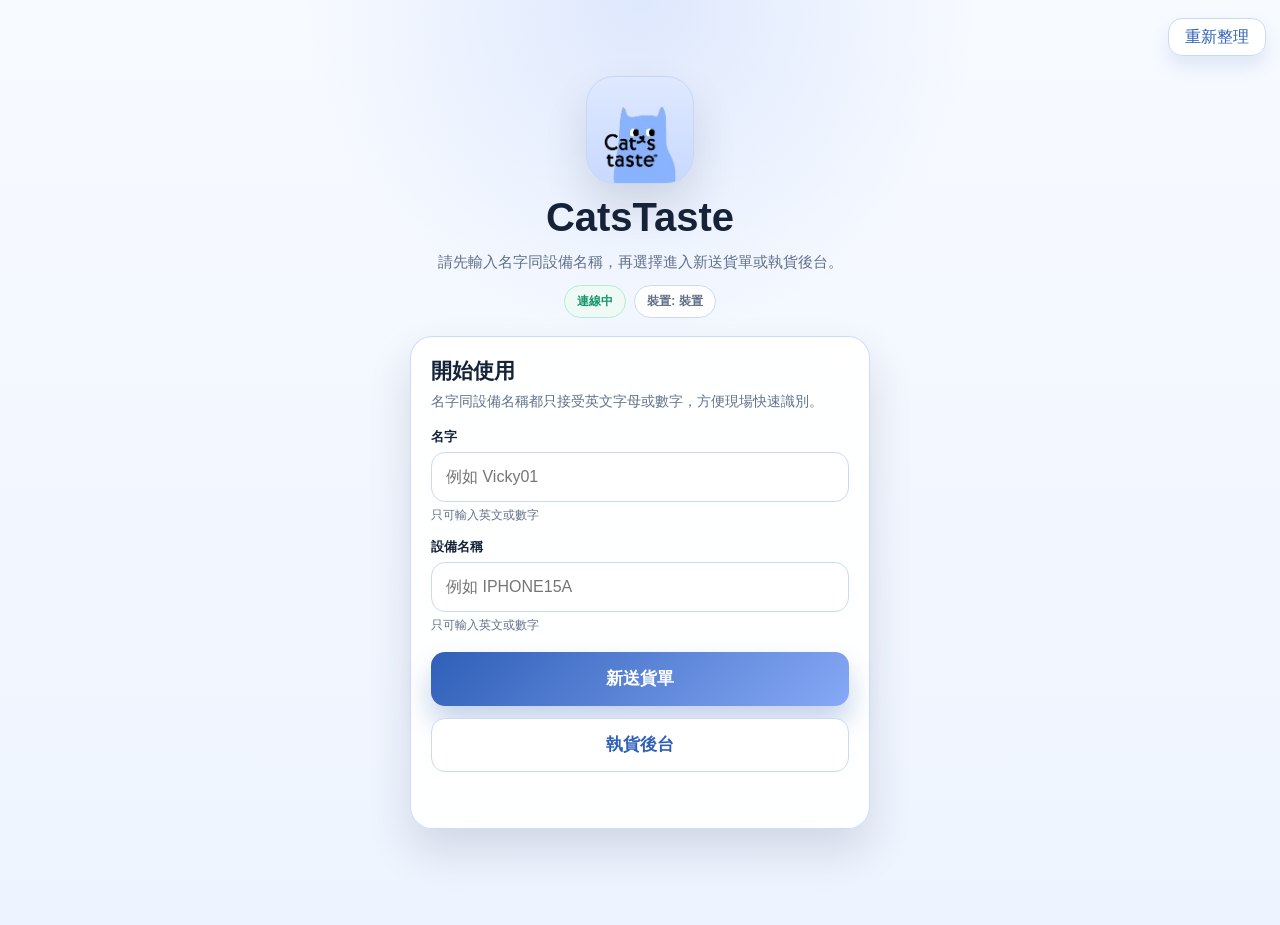
<file: index.html>
﻿<!doctype html>
<html lang="zh-Hant">
<head>
  <meta charset="utf-8" />
  <meta name="viewport" content="width=device-width, initial-scale=1, viewport-fit=cover" />
  <meta name="theme-color" content="#87a9f6" />
  <title>CatsTaste App 入口</title>
  <link rel="manifest" href="./manifest.webmanifest" />
  <link rel="stylesheet" href="./assets/css/index.css" />
</head>
<body>
  <div class="page">
    <div class="topbar">
      <button type="button" class="refresh-btn" id="reloadPageBtn">重新整理</button>
    </div>

    <div class="shell">
      <div class="hero">
        <div class="logo"><img src="./brand-logo.png" alt="CatsTaste" /></div>
        <h1>CatsTaste</h1>
        <p>請先輸入名字同設備名稱，再選擇進入新送貨單或執貨後台。</p>
        <div class="status-bar">
          <span class="pill ok" id="onlinePill">連線中</span>
          <span class="pill" id="deviceModelPill">裝置: -</span>
        </div>
      </div>

      <div class="card">
        <h2>開始使用</h2>
        <p class="copy">名字同設備名稱都只接受英文字母或數字，方便現場快速識別。</p>
        <div class="form-grid">
          <div>
            <label for="staffName">名字</label>
            <input id="staffName" inputmode="latin" autocomplete="off" placeholder="例如 Vicky01" />
            <div class="hint">只可輸入英文或數字</div>
          </div>
          <div>
            <label for="deviceName">設備名稱</label>
            <input id="deviceName" inputmode="latin" autocomplete="off" placeholder="例如 IPHONE15A" />
            <div class="hint">只可輸入英文或數字</div>
          </div>
        </div>
        <div class="actions">
          <button type="button" class="primary-btn" id="openOrderBtn">新送貨單</button>
          <button type="button" class="secondary-btn" id="openPackingBtn">執貨後台</button>
        </div>
        <div id="message" class="message"></div>
      </div>
    </div>
  </div>

  <button type="button" id="scrollTopBtn" class="scroll-top-btn hidden" aria-label="返回最上">↑</button>
  <script src="./assets/js/index.js"></script>
</body>
</html>
</file>
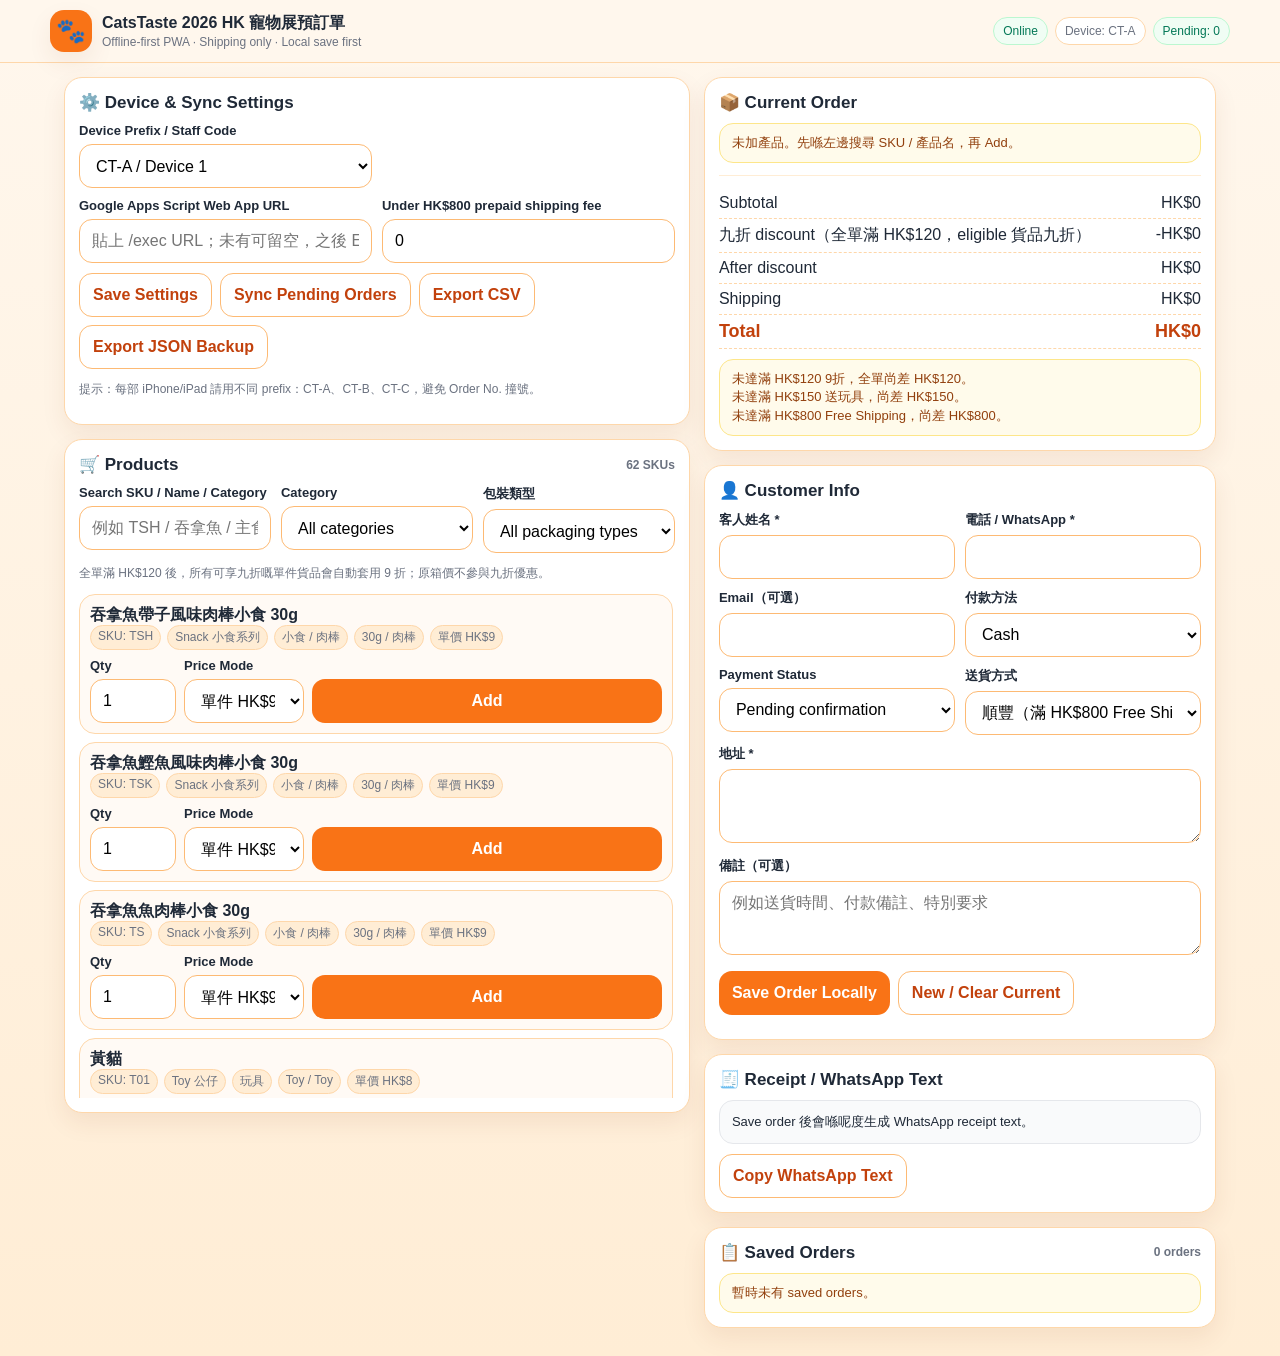
<file: catstaste_pwa_order_app_v3/index.html>
<!doctype html>
<html lang="zh-Hant">
<head>
  <meta charset="utf-8" />
  <meta name="viewport" content="width=device-width, initial-scale=1, viewport-fit=cover" />
  <meta name="theme-color" content="#f97316" />
  <title>CatsTaste 2026 HK Pet Expo Pre-order</title>
  <link rel="manifest" href="./manifest.webmanifest" />
  <style>
    :root {
      --bg: #fff7ed;
      --card: #ffffff;
      --text: #1f2937;
      --muted: #6b7280;
      --line: #fed7aa;
      --brand: #f97316;
      --brand-dark: #c2410c;
      --ok: #047857;
      --warn: #b45309;
      --bad: #b91c1c;
      --shadow: 0 10px 25px rgba(124, 45, 18, .08);
      --radius: 18px;
    }
    * { box-sizing: border-box; }
    body {
      margin: 0;
      font-family: -apple-system, BlinkMacSystemFont, "Segoe UI", "PingFang HK", "Noto Sans HK", Arial, sans-serif;
      background: linear-gradient(180deg, #fff7ed 0%, #ffedd5 100%);
      color: var(--text);
      min-height: 100vh;
    }
    header {
      position: sticky;
      top: 0;
      z-index: 10;
      background: rgba(255, 247, 237, .94);
      backdrop-filter: blur(12px);
      border-bottom: 1px solid var(--line);
      padding: 10px 14px;
    }
    .topbar {
      display: flex;
      gap: 10px;
      align-items: center;
      justify-content: space-between;
      max-width: 1180px;
      margin: 0 auto;
    }
    .brand {
      display:flex;
      align-items:center;
      gap: 10px;
      min-width: 0;
    }
    .logo {
      width: 42px;
      height: 42px;
      border-radius: 14px;
      background: var(--brand);
      color: #fff;
      display:grid;
      place-items:center;
      font-size: 24px;
      box-shadow: var(--shadow);
    }
    h1 { font-size: 16px; line-height: 1.2; margin:0; }
    .subtitle { color: var(--muted); font-size: 12px; margin-top: 2px; }
    .status {
      display:flex;
      gap: 7px;
      align-items:center;
      font-size: 12px;
      flex-wrap: wrap;
      justify-content: flex-end;
    }
    .pill {
      border: 1px solid var(--line);
      background: #fff;
      color: var(--muted);
      border-radius: 999px;
      padding: 6px 9px;
      white-space: nowrap;
    }
    .pill.ok { color: var(--ok); border-color: #bbf7d0; background:#f0fdf4; }
    .pill.warn { color: var(--warn); border-color:#fde68a; background:#fffbeb; }
    .pill.bad { color: var(--bad); border-color:#fecaca; background:#fef2f2; }
    main {
      max-width: 1180px;
      margin: 0 auto;
      padding: 14px;
      display: grid;
      grid-template-columns: 1fr;
      gap: 14px;
    }
    @media (min-width: 960px) {
      main {
        grid-template-columns: minmax(0, 1.1fr) minmax(360px, .9fr);
        align-items: start;
      }
      .right-sticky { position: sticky; top: 78px; }
    }
    .card {
      background: var(--card);
      border: 1px solid var(--line);
      border-radius: var(--radius);
      box-shadow: var(--shadow);
      padding: 14px;
      margin-bottom: 14px;
    }
    .card h2 {
      margin: 0 0 10px;
      font-size: 17px;
      display:flex;
      justify-content: space-between;
      align-items:center;
      gap: 8px;
    }
    .small { font-size: 12px; color: var(--muted); }
    label {
      display:block;
      font-weight: 650;
      font-size: 13px;
      margin-bottom: 6px;
    }
    input, select, textarea, button {
      font: inherit;
    }
    input, select, textarea {
      width: 100%;
      padding: 11px 12px;
      border-radius: 13px;
      border: 1px solid #fdba74;
      background: #fff;
      outline: none;
      min-height: 44px;
    }
    input:focus, select:focus, textarea:focus {
      border-color: var(--brand);
      box-shadow: 0 0 0 3px rgba(249, 115, 22, .16);
    }
    textarea { min-height: 74px; resize: vertical; }
    .grid {
      display: grid;
      grid-template-columns: 1fr;
      gap: 10px;
    }
    .grid.two { grid-template-columns: repeat(2, minmax(0, 1fr)); }
    .grid.three { grid-template-columns: repeat(3, minmax(0, 1fr)); }
    @media (max-width: 520px) {
      .grid.two, .grid.three { grid-template-columns: 1fr; }
    }
    .btns { display:flex; gap: 8px; flex-wrap: wrap; align-items:center; }
    button {
      border: 0;
      border-radius: 13px;
      padding: 11px 13px;
      min-height: 44px;
      background: var(--brand);
      color: #fff;
      font-weight: 750;
      cursor: pointer;
    }
    button.secondary { background: #fff; color: var(--brand-dark); border: 1px solid #fdba74; }
    button.ghost { background: transparent; color: var(--brand-dark); border: 1px dashed #fdba74; }
    button.danger { background: #b91c1c; }
    button:disabled { opacity: .55; cursor: not-allowed; }
    .product-list {
      display:grid;
      gap: 8px;
      max-height: 56vh;
      overflow:auto;
      padding-right: 2px;
    }
    .product {
      border: 1px solid #fed7aa;
      border-radius: 16px;
      padding: 10px;
      background:#fffaf5;
      display:grid;
      gap: 8px;
    }
    .product-title {
      font-weight: 800;
      line-height: 1.25;
      white-space: pre-line;
    }
    .product-meta {
      font-size: 12px;
      color: var(--muted);
      display:flex;
      flex-wrap:wrap;
      gap:6px;
    }
    .tag {
      background:#ffedd5;
      border:1px solid #fed7aa;
      border-radius:999px;
      padding:3px 7px;
    }
    .product-actions {
      display:grid;
      grid-template-columns: 86px 120px 1fr;
      gap: 8px;
      align-items:end;
    }
    @media (max-width: 560px) {
      .product-actions { grid-template-columns: 1fr; }
    }
    table {
      width: 100%;
      border-collapse: collapse;
      font-size: 13px;
    }
    th, td {
      border-bottom: 1px solid #ffedd5;
      padding: 8px 6px;
      text-align:left;
      vertical-align: top;
    }
    th { color: var(--muted); font-size: 12px; }
    .num { text-align:right; white-space:nowrap; }
    .cart-name { white-space: pre-line; }
    .summary-row {
      display:flex;
      justify-content:space-between;
      gap: 14px;
      padding: 6px 0;
      border-bottom: 1px dashed #fed7aa;
    }
    .summary-row strong { font-size: 18px; color: var(--brand-dark); }
    .notice {
      padding: 10px 12px;
      border:1px solid #fde68a;
      background:#fffbeb;
      color:#92400e;
      border-radius: 14px;
      font-size: 13px;
      line-height: 1.4;
    }
    .success {
      padding: 10px 12px;
      border:1px solid #bbf7d0;
      background:#f0fdf4;
      color:#065f46;
      border-radius: 14px;
      font-size: 13px;
      line-height: 1.4;
    }
    .error {
      padding: 10px 12px;
      border:1px solid #fecaca;
      background:#fef2f2;
      color:#991b1b;
      border-radius: 14px;
      font-size: 13px;
      line-height: 1.4;
    }
    .order-list {
      display:grid;
      gap:8px;
    }
    .order-card {
      border:1px solid #fed7aa;
      border-radius: 15px;
      padding:10px;
      background:#fffaf5;
    }
    .order-card .row {
      display:flex;
      justify-content:space-between;
      gap:10px;
      flex-wrap:wrap;
    }
    .muted { color: var(--muted); }
    .hidden { display:none !important; }
    .hr { height:1px; background:#ffedd5; margin:12px 0; }
    .whatsapp-box {
      white-space: pre-wrap;
      word-break: break-word;
      background:#f9fafb;
      border:1px solid #e5e7eb;
      border-radius: 14px;
      padding: 12px;
      font-size: 13px;
      max-height: 260px;
      overflow:auto;
    }
  </style>
</head>
<body>
<header>
  <div class="topbar">
    <div class="brand">
      <div class="logo">🐾</div>
      <div>
        <h1>CatsTaste 2026 HK 寵物展預訂單</h1>
        <div class="subtitle">Offline-first PWA · Shipping only · Local save first</div>
      </div>
    </div>
    <div class="status">
      <span id="onlinePill" class="pill">Checking...</span>
      <span id="devicePill" class="pill">Device: CT-A</span>
      <span id="pendingPill" class="pill warn">Pending: 0</span>
    </div>
  </div>
</header>

<main>
  <section>
    <div class="card">
      <h2>⚙️ Device & Sync Settings</h2>
      <div class="grid two">
        <div>
          <label for="deviceId">Device Prefix / Staff Code</label>
          <select id="deviceId">
            <option value="CT-A">CT-A / Device 1</option>
            <option value="CT-B">CT-B / Device 2</option>
            <option value="CT-C">CT-C / Device 3</option>
            <option value="CUSTOM">Custom...</option>
          </select>
        </div>
        <div id="customDeviceWrap" class="hidden">
          <label for="customDeviceId">Custom Device Prefix</label>
          <input id="customDeviceId" placeholder="例如 CT-D / STAFF-01" />
        </div>
      </div>
      <div class="grid two" style="margin-top:10px">
        <div>
          <label for="syncUrl">Google Apps Script Web App URL</label>
          <input id="syncUrl" placeholder="貼上 /exec URL；未有可留空，之後 Export CSV" />
        </div>
        <div>
          <label for="defaultShippingFee">Under HK$800 prepaid shipping fee</label>
          <input id="defaultShippingFee" type="number" inputmode="decimal" min="0" step="1" value="0" />
        </div>
      </div>
      <div class="btns" style="margin-top:10px">
        <button class="secondary" id="saveSettingsBtn">Save Settings</button>
        <button class="secondary" id="syncAllBtn">Sync Pending Orders</button>
        <button class="secondary" id="exportCsvBtn">Export CSV</button>
        <button class="secondary" id="exportJsonBtn">Export JSON Backup</button>
      </div>
      <p class="small">提示：每部 iPhone/iPad 請用不同 prefix：CT-A、CT-B、CT-C，避免 Order No. 撞號。</p>
    </div>

    <div class="card">
      <h2>🛒 Products <span id="productCount" class="small"></span></h2>
      <div class="grid three">
        <div>
          <label for="searchInput">Search SKU / Name / Category</label>
          <input id="searchInput" placeholder="例如 TSH / 吞拿魚 / 主食罐" autocomplete="off" />
        </div>
        <div>
          <label for="categoryFilter">Category</label>
          <select id="categoryFilter"></select>
        </div>
        <div>
          <label for="packagingFilter">包裝類型</label>
          <select id="packagingFilter"></select>
        </div>
      </div>
      <p class="small">全單滿 HK$120 後，所有可享九折嘅單件貨品會自動套用 9 折；原箱價不參與九折優惠。</p>
      <div id="productList" class="product-list"></div>
    </div>
  </section>

  <section class="right-sticky">
    <div class="card">
      <h2>📦 Current Order</h2>
      <div id="cartEmpty" class="notice">未加產品。先喺左邊搜尋 SKU / 產品名，再 Add。</div>
      <div id="cartWrap" class="hidden">
        <table>
          <thead>
            <tr>
              <th>Item</th>
              <th class="num">Qty</th>
              <th class="num">Price</th>
              <th class="num">Sub</th>
              <th></th>
            </tr>
          </thead>
          <tbody id="cartBody"></tbody>
        </table>
      </div>
      <div class="hr"></div>
      <div id="summary"></div>
      <div id="promoNotice" class="notice" style="margin-top:10px"></div>
    </div>

    <div class="card">
      <h2>👤 Customer Info</h2>
      <div class="grid two">
        <div>
          <label for="customerName">客人姓名 *</label>
          <input id="customerName" autocomplete="name" />
        </div>
        <div>
          <label for="phone">電話 / WhatsApp *</label>
          <input id="phone" inputmode="tel" autocomplete="tel" />
        </div>
      </div>
      <div class="grid two" style="margin-top:10px">
        <div>
          <label for="email">Email（可選）</label>
          <input id="email" inputmode="email" autocomplete="email" />
        </div>
        <div>
          <label for="paymentMethod">付款方法</label>
          <select id="paymentMethod">
            <option>Cash</option>
            <option>FPS</option>
            <option>PayMe</option>
            <option>Alipay</option>
            <option>WeChat Pay</option>
            <option>Deposit</option>
          </select>
        </div>
      </div>
      <div class="grid two" style="margin-top:10px">
        <div>
          <label for="paymentStatus">Payment Status</label>
          <select id="paymentStatus">
            <option>Pending confirmation</option>
            <option>Paid</option>
            <option>Unpaid</option>
            <option>Deposit paid</option>
          </select>
        </div>
        <div>
          <label for="shippingMethod">送貨方式</label>
          <select id="shippingMethod">
            <option value="SF">順豐（滿 HK$800 Free Shipping）</option>
            <option value="JD">京東（滿 HK$800 Free Shipping）</option>
            <option value="SF_COD">順豐到付</option>
            <option value="JD_COD">京東到付</option>
          </select>
        </div>
      </div>
      <div style="margin-top:10px">
        <label for="address">地址 *</label>
        <textarea id="address" autocomplete="street-address"></textarea>
      </div>
      <div style="margin-top:10px">
        <label for="notes">備註（可選）</label>
        <textarea id="notes" placeholder="例如送貨時間、付款備註、特別要求"></textarea>
      </div>
      <div class="btns" style="margin-top:12px">
        <button id="saveOrderBtn">Save Order Locally</button>
        <button class="secondary" id="resetOrderBtn">New / Clear Current</button>
      </div>
      <div id="saveMessage" style="margin-top:10px"></div>
    </div>

    <div class="card">
      <h2>🧾 Receipt / WhatsApp Text</h2>
      <div id="receiptBox" class="whatsapp-box">Save order 後會喺呢度生成 WhatsApp receipt text。</div>
      <div class="btns" style="margin-top:10px">
        <button class="secondary" id="copyReceiptBtn">Copy WhatsApp Text</button>
      </div>
    </div>

    <div class="card">
      <h2>📋 Saved Orders <span class="small" id="orderCount"></span></h2>
      <div id="ordersList" class="order-list"></div>
    </div>
  </section>
</main>

<script>
const PRODUCTS = [
  {
    "id": "TSH",
    "sku": "TSH",
    "category": "Snack 小食系列",
    "name": "吞拿魚帶子風味肉棒小食 30g",
    "spec": "30g",
    "texture": "肉棒",
    "unitPrice": 9.0,
    "boxPrice": null,
    "remarks": ""
  },
  {
    "id": "TSK",
    "sku": "TSK",
    "category": "Snack 小食系列",
    "name": "吞拿魚鰹魚風味肉棒小食 30g",
    "spec": "30g",
    "texture": "肉棒",
    "unitPrice": 9.0,
    "boxPrice": null,
    "remarks": ""
  },
  {
    "id": "TS",
    "sku": "TS",
    "category": "Snack 小食系列",
    "name": "吞拿魚魚肉棒小食 30g",
    "spec": "30g",
    "texture": "肉棒",
    "unitPrice": 9.0,
    "boxPrice": null,
    "remarks": ""
  },
  {
    "id": "T01",
    "sku": "T01",
    "category": "Toy 公仔",
    "name": "黃貓",
    "spec": "Toy",
    "texture": "Toy",
    "unitPrice": 8.0,
    "boxPrice": null,
    "remarks": ""
  },
  {
    "id": "T02",
    "sku": "T02",
    "category": "Toy 公仔",
    "name": "red cat",
    "spec": "Toy",
    "texture": "Toy",
    "unitPrice": 8.0,
    "boxPrice": null,
    "remarks": ""
  },
  {
    "id": "T03",
    "sku": "T03",
    "category": "Toy 公仔",
    "name": "blue cat",
    "spec": "Toy",
    "texture": "Toy",
    "unitPrice": 8.0,
    "boxPrice": null,
    "remarks": ""
  },
  {
    "id": "T04",
    "sku": "T04",
    "category": "Toy 公仔",
    "name": "old cat",
    "spec": "Toy",
    "texture": "Toy",
    "unitPrice": 8.0,
    "boxPrice": null,
    "remarks": ""
  },
  {
    "id": "T05",
    "sku": "T05",
    "category": "Toy 公仔",
    "name": "pink cat",
    "spec": "Toy",
    "texture": "Toy",
    "unitPrice": 8.0,
    "boxPrice": null,
    "remarks": ""
  },
  {
    "id": "T06",
    "sku": "T06",
    "category": "Toy 公仔",
    "name": "green cat",
    "spec": "Toy",
    "texture": "Toy",
    "unitPrice": 8.0,
    "boxPrice": null,
    "remarks": ""
  },
  {
    "id": "T07",
    "sku": "T07",
    "category": "Toy 公仔",
    "name": "purple cat",
    "spec": "Toy",
    "texture": "Toy",
    "unitPrice": 8.0,
    "boxPrice": null,
    "remarks": ""
  },
  {
    "id": "PPU",
    "sku": "PPU",
    "category": "Healthy 健康系列",
    "name": "吞拿魚南瓜啫喱濕貓糧 針對消化用 70g",
    "spec": "包裝",
    "texture": "啫喱",
    "unitPrice": 8.0,
    "boxPrice": 280.0,
    "remarks": "1 箱 48 件 (原箱價不可與九折優惠同時使用)"
  },
  {
    "id": "PCR",
    "sku": "PCR",
    "category": "Healthy 健康系列",
    "name": "吞拿魚小紅莓啫喱濕貓糧 淨味用 70g",
    "spec": "包裝",
    "texture": "啫喱",
    "unitPrice": 8.0,
    "boxPrice": 280.0,
    "remarks": "1 箱 48 件 (原箱價不可與九折優惠同時使用)"
  },
  {
    "id": "PQC",
    "sku": "PQC",
    "category": "Healthy 健康系列",
    "name": "吞拿魚小紅莓藜麥啫喱濕貓糧 針對泌尿系統用 70g",
    "spec": "包裝",
    "texture": "啫喱",
    "unitPrice": 8.0,
    "boxPrice": 280.0,
    "remarks": "1 箱 48 件 (原箱價不可與九折優惠同時使用)"
  },
  {
    "id": "PPA",
    "sku": "PPA",
    "category": "Healthy 健康系列",
    "name": "吞拿魚木瓜啫喱濕貓糧 針對關節用70g",
    "spec": "包裝",
    "texture": "啫喱",
    "unitPrice": 8.0,
    "boxPrice": 280.0,
    "remarks": "1 箱 48 件 (原箱價不可與九折優惠同時使用)"
  },
  {
    "id": "PCA",
    "sku": "PCA",
    "category": "Healthy 健康系列",
    "name": "吞拿魚椰菜啫喱濕貓糧 腎臟護理用70g",
    "spec": "包裝",
    "texture": "啫喱",
    "unitPrice": 8.0,
    "boxPrice": 280.0,
    "remarks": "1 箱 48 件 (原箱價不可與九折優惠同時使用)"
  },
  {
    "id": "PM",
    "sku": "PM",
    "category": "Healthy 健康系列",
    "name": "吞拿魚芒果啫喱濕貓糧 針對化毛用70g",
    "spec": "包裝",
    "texture": "啫喱",
    "unitPrice": 8.0,
    "boxPrice": 280.0,
    "remarks": "1 箱 48 件 (原箱價不可與九折優惠同時使用)"
  },
  {
    "id": "PSPIN",
    "sku": "PSPIN",
    "category": "Healthy 健康系列",
    "name": "吞拿魚菠菜啫喱濕貓糧 針對免疫系統用70g",
    "spec": "包裝",
    "texture": "啫喱",
    "unitPrice": 8.0,
    "boxPrice": 280.0,
    "remarks": "1 箱 48 件 (原箱價不可與九折優惠同時使用)"
  },
  {
    "id": "PT",
    "sku": "PT",
    "category": "Healthy 健康系列",
    "name": "吞拿魚蕃茄啫喱濕貓糧 針對皮膚用70g",
    "spec": "包裝",
    "texture": "啫喱",
    "unitPrice": 8.0,
    "boxPrice": 280.0,
    "remarks": "1 箱 48 件 (原箱價不可與九折優惠同時使用)"
  },
  {
    "id": "PCS",
    "sku": "PCS",
    "category": "Healthy 健康系列",
    "name": "吞拿魚蕃薯奇亞籽啫喱濕貓糧 控制體重用70g",
    "spec": "包裝",
    "texture": "啫喱",
    "unitPrice": 8.0,
    "boxPrice": 280.0,
    "remarks": "1 箱 48 件 (原箱價不可與九折優惠同時使用)"
  },
  {
    "id": "PA",
    "sku": "PA",
    "category": "Healthy 健康系列",
    "name": "吞拿魚鯷魚啫喱濕貓糧 鈣質補充70g",
    "spec": "包裝",
    "texture": "啫喱",
    "unitPrice": 8.0,
    "boxPrice": 280.0,
    "remarks": "1 箱 48 件 (原箱價不可與九折優惠同時使用)"
  },
  {
    "id": "KMT",
    "sku": "KMT",
    "category": "Kitten 幼貓系列",
    "name": "幼貓吞拿魚雞肉慕絲70g",
    "spec": "包裝",
    "texture": "慕絲",
    "unitPrice": 8.0,
    "boxPrice": 280.0,
    "remarks": "1 箱 48 件 (原箱價不可與九折優惠同時使用)"
  },
  {
    "id": "KMC",
    "sku": "KMC",
    "category": "Kitten 幼貓系列",
    "name": "幼貓雞肉慕絲70g",
    "spec": "包裝",
    "texture": "慕絲",
    "unitPrice": 8.0,
    "boxPrice": 280.0,
    "remarks": "1 箱 48 件 (原箱價不可與九折優惠同時使用)"
  },
  {
    "id": "PSSA",
    "sku": "PSSA",
    "category": "Senior 7+ 老年貓系列",
    "name": "吞拿魚三文魚啫喱貓糧70g",
    "spec": "包裝",
    "texture": "啫喱",
    "unitPrice": 8.0,
    "boxPrice": 280.0,
    "remarks": "1 箱 48 件 (原箱價不可與九折優惠同時使用)"
  },
  {
    "id": "PST",
    "sku": "PST",
    "category": "Senior 7+ 老年貓系列",
    "name": "老年7歲+吞拿魚啫喱貓糧70g",
    "spec": "包裝",
    "texture": "啫喱",
    "unitPrice": 8.0,
    "boxPrice": 280.0,
    "remarks": "1 箱 48 件 (原箱價不可與九折優惠同時使用)"
  },
  {
    "id": "PSK",
    "sku": "PSK",
    "category": "Senior 7+ 老年貓系列",
    "name": "老年7歲+吞拿魚鰹魚啫喱貓糧70g",
    "spec": "包裝",
    "texture": "啫喱",
    "unitPrice": 8.0,
    "boxPrice": 280.0,
    "remarks": "1 箱 48 件 (原箱價不可與九折優惠同時使用)"
  },
  {
    "id": "PJCS",
    "sku": "PJCS",
    "category": "Tasty 美味系列",
    "name": "吞拿魚蟹肉啫喱濕貓糧70g",
    "spec": "包裝",
    "texture": "啫喱",
    "unitPrice": 8.0,
    "boxPrice": 280.0,
    "remarks": "1 箱 48 件 (原箱價不可與九折優惠同時使用)"
  },
  {
    "id": "PJK",
    "sku": "PJK",
    "category": "Tasty 美味系列",
    "name": "吞拿魚鰹魚啫喱濕貓糧70g",
    "spec": "包裝",
    "texture": "啫喱",
    "unitPrice": 8.0,
    "boxPrice": 280.0,
    "remarks": "1 箱 48 件 (原箱價不可與九折優惠同時使用)"
  },
  {
    "id": "PGS",
    "sku": "PGS",
    "category": "Tasty 美味系列",
    "name": "吞拿魚蝦肉汁貓糧70g",
    "spec": "包裝",
    "texture": "肉汁",
    "unitPrice": 8.0,
    "boxPrice": 280.0,
    "remarks": "1 箱 48 件 (原箱價不可與九折優惠同時使用)"
  },
  {
    "id": "PGCS",
    "sku": "PGCS",
    "category": "Tasty 美味系列",
    "name": "吞拿魚蟹肉肉汁貓糧70g",
    "spec": "包裝",
    "texture": "肉汁",
    "unitPrice": 8.0,
    "boxPrice": 280.0,
    "remarks": "1 箱 48 件 (原箱價不可與九折優惠同時使用)"
  },
  {
    "id": "PGK",
    "sku": "PGK",
    "category": "Tasty 美味系列",
    "name": "吞拿魚鰹魚肉汁貓糧70g",
    "spec": "包裝",
    "texture": "肉汁",
    "unitPrice": 8.0,
    "boxPrice": 280.0,
    "remarks": "1 箱 48 件 (原箱價不可與九折優惠同時使用)"
  },
  {
    "id": "PJSA",
    "sku": "PJSA",
    "category": "Tasty 美味系列",
    "name": "吞拿魚三文魚啫喱貓糧75g",
    "spec": "包裝",
    "texture": "啫喱",
    "unitPrice": 8.0,
    "boxPrice": 280.0,
    "remarks": "1 箱 48 件 (原箱價不可與九折優惠同時使用)"
  },
  {
    "id": "PJ",
    "sku": "PJ",
    "category": "Tasty 美味系列",
    "name": "吞拿魚啫喱濕貓糧75g",
    "spec": "包裝",
    "texture": "啫喱",
    "unitPrice": 8.0,
    "boxPrice": 280.0,
    "remarks": "1 箱 48 件 (原箱價不可與九折優惠同時使用)"
  },
  {
    "id": "PJSH",
    "sku": "PJSH",
    "category": "Tasty 美味系列",
    "name": "吞拿魚白飯魚啫喱貓糧75g",
    "spec": "包裝",
    "texture": "啫喱",
    "unitPrice": 8.0,
    "boxPrice": 280.0,
    "remarks": "1 箱 48 件 (原箱價不可與九折優惠同時使用)"
  },
  {
    "id": "PJS",
    "sku": "PJS",
    "category": "Tasty 美味系列",
    "name": "吞拿魚蝦啫喱濕貓糧75g",
    "spec": "包裝",
    "texture": "啫喱",
    "unitPrice": 8.0,
    "boxPrice": 280.0,
    "remarks": "1 箱 48 件 (原箱價不可與九折優惠同時使用)"
  },
  {
    "id": "PJC",
    "sku": "PJC",
    "category": "Tasty 美味系列",
    "name": "吞拿魚雞肉啫喱濕貓糧75g",
    "spec": "包裝",
    "texture": "啫喱",
    "unitPrice": 8.0,
    "boxPrice": 280.0,
    "remarks": "1 箱 48 件 (原箱價不可與九折優惠同時使用)"
  },
  {
    "id": "PGSA",
    "sku": "PGSA",
    "category": "Tasty 美味系列",
    "name": "吞拿魚三文魚肉汁貓糧75g",
    "spec": "包裝",
    "texture": "肉汁",
    "unitPrice": 8.0,
    "boxPrice": 280.0,
    "remarks": "1 箱 48 件 (原箱價不可與九折優惠同時使用)"
  },
  {
    "id": "PG",
    "sku": "PG",
    "category": "Tasty 美味系列",
    "name": "吞拿魚肉汁貓糧75g",
    "spec": "包裝",
    "texture": "肉汁",
    "unitPrice": 8.0,
    "boxPrice": 280.0,
    "remarks": "1 箱 48 件 (原箱價不可與九折優惠同時使用)"
  },
  {
    "id": "PGSH",
    "sku": "PGSH",
    "category": "Tasty 美味系列",
    "name": "吞拿魚白飯魚肉汁貓糧75g",
    "spec": "包裝",
    "texture": "肉汁",
    "unitPrice": 8.0,
    "boxPrice": 280.0,
    "remarks": "1 箱 48 件 (原箱價不可與九折優惠同時使用)"
  },
  {
    "id": "PGC",
    "sku": "PGC",
    "category": "Tasty 美味系列",
    "name": "吞拿魚雞肉肉汁貓糧75g",
    "spec": "包裝",
    "texture": "肉汁",
    "unitPrice": 8.0,
    "boxPrice": 280.0,
    "remarks": "1 箱 48 件 (原箱價不可與九折優惠同時使用)"
  },
  {
    "id": "CCA",
    "sku": "CCA",
    "category": "Healthy 健康系列",
    "name": "吞拿魚椰菜肉汁罐 針對腎臟護理75g",
    "spec": "罐裝",
    "texture": "肉汁",
    "unitPrice": 9.0,
    "boxPrice": 180.0,
    "remarks": "1 箱 24 件 (原箱價不可與九折優惠同時使用)"
  },
  {
    "id": "CSPIN",
    "sku": "CSPIN",
    "category": "Healthy 健康系列",
    "name": "吞拿魚菠菜肉汁罐 針對免疫系統75g",
    "spec": "罐裝",
    "texture": "肉汁",
    "unitPrice": 9.0,
    "boxPrice": 180.0,
    "remarks": "1 箱 24 件 (原箱價不可與九折優惠同時使用)"
  },
  {
    "id": "CQC",
    "sku": "CQC",
    "category": "Healthy 健康系列",
    "name": "吞拿魚小紅莓藜麥肉汁罐 針對泌尿系統75g",
    "spec": "罐裝",
    "texture": "肉汁",
    "unitPrice": 9.0,
    "boxPrice": 180.0,
    "remarks": "1 箱 24 件 (原箱價不可與九折優惠同時使用)"
  },
  {
    "id": "CAAT",
    "sku": "CAAT",
    "category": "Purrfect Balance 主食罐系列",
    "name": "無膠肉絲主食罐 淨吞拿魚口味85g",
    "spec": "罐裝",
    "texture": "肉絲",
    "unitPrice": 11.0,
    "boxPrice": 220.0,
    "remarks": "1 箱 24 件 (原箱價不可與九折優惠同時使用)"
  },
  {
    "id": "CAASA",
    "sku": "CAASA",
    "category": "Purrfect Balance 主食罐系列",
    "name": "無膠肉絲主食罐 吞拿魚三文魚口味85g",
    "spec": "罐裝",
    "texture": "肉絲",
    "unitPrice": 11.0,
    "boxPrice": 220.0,
    "remarks": "1 箱 24 件 (原箱價不可與九折優惠同時使用)"
  },
  {
    "id": "CAAB",
    "sku": "CAAB",
    "category": "Purrfect Balance 主食罐系列",
    "name": "無膠肉絲主食罐 吞拿魚牛肉口味85g",
    "spec": "罐裝",
    "texture": "肉絲",
    "unitPrice": 11.0,
    "boxPrice": 220.0,
    "remarks": "1 箱 24 件 (原箱價不可與九折優惠同時使用)"
  },
  {
    "id": "CAASH",
    "sku": "CAASH",
    "category": "Purrfect Balance 主食罐系列",
    "name": "無膠肉絲主食罐 吞拿魚白飯魚口味85g",
    "spec": "罐裝",
    "texture": "肉絲",
    "unitPrice": 11.0,
    "boxPrice": 220.0,
    "remarks": "1 箱 24 件 (原箱價不可與九折優惠同時使用)"
  },
  {
    "id": "CAAC",
    "sku": "CAAC",
    "category": "Purrfect Balance 主食罐系列",
    "name": "無膠肉絲主食罐 吞拿魚雞肉口味85g",
    "spec": "罐裝",
    "texture": "肉絲",
    "unitPrice": 11.0,
    "boxPrice": 220.0,
    "remarks": "1 箱 24 件 (原箱價不可與九折優惠同時使用)"
  },
  {
    "id": "CAAD",
    "sku": "CAAD",
    "category": "Purrfect Balance 主食罐系列",
    "name": "無膠肉絲主食罐 吞拿魚鴨肉口味85g",
    "spec": "罐裝",
    "texture": "肉絲",
    "unitPrice": 11.0,
    "boxPrice": 220.0,
    "remarks": "1 箱 24 件 (原箱價不可與九折優惠同時使用)"
  },
  {
    "id": "CJ",
    "sku": "CJ",
    "category": "Tasty 美味系列",
    "name": "吞拿魚啫喱罐85g",
    "spec": "罐裝",
    "texture": "啫喱",
    "unitPrice": 9.0,
    "boxPrice": 180.0,
    "remarks": "1 箱 24 件 (原箱價不可與九折優惠同時使用)"
  },
  {
    "id": "CJSH",
    "sku": "CJSH",
    "category": "Tasty 美味系列",
    "name": "吞拿魚白飯魚啫喱罐85g",
    "spec": "罐裝",
    "texture": "啫喱",
    "unitPrice": 9.0,
    "boxPrice": 180.0,
    "remarks": "1 箱 24 件 (原箱價不可與九折優惠同時使用)"
  },
  {
    "id": "CJS",
    "sku": "CJS",
    "category": "Tasty 美味系列",
    "name": "吞拿魚蝦啫喱罐85g",
    "spec": "罐裝",
    "texture": "啫喱",
    "unitPrice": 9.0,
    "boxPrice": 180.0,
    "remarks": "1 箱 24 件 (原箱價不可與九折優惠同時使用)"
  },
  {
    "id": "CJCS",
    "sku": "CJCS",
    "category": "Tasty 美味系列",
    "name": "吞拿魚蟹肉啫喱罐85g",
    "spec": "罐裝",
    "texture": "啫喱",
    "unitPrice": 9.0,
    "boxPrice": 180.0,
    "remarks": "1 箱 24 件 (原箱價不可與九折優惠同時使用)"
  },
  {
    "id": "CJC",
    "sku": "CJC",
    "category": "Tasty 美味系列",
    "name": "吞拿魚雞肉啫喱罐85g",
    "spec": "罐裝",
    "texture": "啫喱",
    "unitPrice": 9.0,
    "boxPrice": 180.0,
    "remarks": "1 箱 24 件 (原箱價不可與九折優惠同時使用)"
  },
  {
    "id": "CJK",
    "sku": "CJK",
    "category": "Tasty 美味系列",
    "name": "吞拿魚鰹魚啫喱罐85g",
    "spec": "罐裝",
    "texture": "啫喱",
    "unitPrice": 9.0,
    "boxPrice": 180.0,
    "remarks": "1 箱 24 件 (原箱價不可與九折優惠同時使用)"
  },
  {
    "id": "CGSA",
    "sku": "CGSA",
    "category": "Tasty 美味系列",
    "name": "吞拿魚三文魚肉汁罐85g",
    "spec": "罐裝",
    "texture": "肉汁",
    "unitPrice": 9.0,
    "boxPrice": 180.0,
    "remarks": "1 箱 24 件 (原箱價不可與九折優惠同時使用)"
  },
  {
    "id": "CGSH",
    "sku": "CGSH",
    "category": "Tasty 美味系列",
    "name": "吞拿魚白飯魚肉汁罐85g",
    "spec": "罐裝",
    "texture": "肉汁",
    "unitPrice": 9.0,
    "boxPrice": 180.0,
    "remarks": "1 箱 24 件 (原箱價不可與九折優惠同時使用)"
  },
  {
    "id": "CGS",
    "sku": "CGS",
    "category": "Tasty 美味系列",
    "name": "吞拿魚蝦肉汁罐85g",
    "spec": "罐裝",
    "texture": "肉汁",
    "unitPrice": 9.0,
    "boxPrice": 180.0,
    "remarks": "1 箱 24 件 (原箱價不可與九折優惠同時使用)"
  },
  {
    "id": "CGCS",
    "sku": "CGCS",
    "category": "Tasty 美味系列",
    "name": "吞拿魚蟹肉肉汁罐85g",
    "spec": "罐裝",
    "texture": "肉汁",
    "unitPrice": 9.0,
    "boxPrice": 180.0,
    "remarks": "1 箱 24 件 (原箱價不可與九折優惠同時使用)"
  },
  {
    "id": "CGC",
    "sku": "CGC",
    "category": "Tasty 美味系列",
    "name": "吞拿魚雞肉肉汁罐85g",
    "spec": "罐裝",
    "texture": "肉汁",
    "unitPrice": 9.0,
    "boxPrice": 180.0,
    "remarks": "1 箱 24 件 (原箱價不可與九折優惠同時使用)"
  },
  {
    "id": "CGK",
    "sku": "CGK",
    "category": "Tasty 美味系列",
    "name": "吞拿魚鰹魚肉汁罐85g",
    "spec": "罐裝",
    "texture": "肉汁",
    "unitPrice": 9.0,
    "boxPrice": 180.0,
    "remarks": "1 箱 24 件 (原箱價不可與九折優惠同時使用)"
  },
  {
    "id": "CJSA",
    "sku": "CJSA",
    "category": "Tasty 美味系列",
    "name": "吞拿魚三文魚啫喱罐85g",
    "spec": "罐裝",
    "texture": "啫喱",
    "unitPrice": 9.0,
    "boxPrice": 180.0,
    "remarks": "1 箱 24 件 (原箱價不可與九折優惠同時使用)"
  },
  {
    "id": "FK1",
    "sku": "FK1",
    "category": "主食罐福袋",
    "name": "主食罐福袋\n淨吞拿魚口味x1\n吞拿魚三文魚口味x1\n吞拿魚雞肉口味x2\n吞拿魚牛肉口味x2\n吞拿魚鴨肉口味x2\n吞拿魚白飯魚口味x2",
    "spec": "福袋",
    "texture": "福袋",
    "unitPrice": 100.0,
    "boxPrice": null,
    "remarks": ""
  }
];

const DB_NAME = 'catstaste_order_db_v1';
const DB_VERSION = 1;
const ORDER_STORE = 'orders';
const SETTINGS_KEY = 'catstaste_order_settings_v1';

const PROMOS = {
  discountThreshold: 120,
  discountRate: 0.10,
  giftThreshold: 150,
  freeShippingThreshold: 800
};

let db;
let cart = [];
let lastSavedOrder = null;

const $ = (id) => document.getElementById(id);
const money = (n) => 'HK$' + (Number(n || 0)).toFixed(2).replace(/\.00$/, '');
const todayKey = () => new Date().toISOString().slice(0,10).replaceAll('-', '');
const nowISO = () => new Date().toISOString();
const escapeCsv = (v) => {
  if (v === null || v === undefined) return '';
  const s = String(v).replaceAll('"', '""');
  return /[",\n\r]/.test(s) ? `"${s}"` : s;
};

function openDB() {
  return new Promise((resolve, reject) => {
    const req = indexedDB.open(DB_NAME, DB_VERSION);
    req.onupgradeneeded = () => {
      const d = req.result;
      if (!d.objectStoreNames.contains(ORDER_STORE)) {
        const store = d.createObjectStore(ORDER_STORE, { keyPath: 'orderId' });
        store.createIndex('createdAt', 'createdAt');
        store.createIndex('syncStatus', 'syncStatus');
      }
    };
    req.onsuccess = () => resolve(req.result);
    req.onerror = () => reject(req.error);
  });
}

function txStore(mode='readonly') {
  return db.transaction(ORDER_STORE, mode).objectStore(ORDER_STORE);
}

function putOrder(order) {
  return new Promise((resolve, reject) => {
    const req = txStore('readwrite').put(order);
    req.onsuccess = () => resolve(order);
    req.onerror = () => reject(req.error);
  });
}

function getAllOrders() {
  return new Promise((resolve, reject) => {
    const req = txStore().getAll();
    req.onsuccess = () => resolve(req.result.sort((a,b) => (b.createdAt||'').localeCompare(a.createdAt||'')));
    req.onerror = () => reject(req.error);
  });
}

function getOrder(orderId) {
  return new Promise((resolve, reject) => {
    const req = txStore().get(orderId);
    req.onsuccess = () => resolve(req.result);
    req.onerror = () => reject(req.error);
  });
}

function deleteOrder(orderId) {
  return new Promise((resolve, reject) => {
    const req = txStore('readwrite').delete(orderId);
    req.onsuccess = () => resolve();
    req.onerror = () => reject(req.error);
  });
}

function loadSettings() {
  const defaults = { deviceId: 'CT-A', syncUrl: '', defaultShippingFee: 0 };
  try {
    return { ...defaults, ...(JSON.parse(localStorage.getItem(SETTINGS_KEY) || '{}')) };
  } catch {
    return defaults;
  }
}

function saveSettings(settings) {
  localStorage.setItem(SETTINGS_KEY, JSON.stringify(settings));
}

function currentDeviceId() {
  const settings = loadSettings();
  return (settings.deviceId || 'CT-A').trim().replace(/\s+/g, '-').toUpperCase();
}

function setupSettingsUI() {
  const settings = loadSettings();
  const known = ['CT-A','CT-B','CT-C'];
  if (known.includes(settings.deviceId)) {
    $('deviceId').value = settings.deviceId;
    $('customDeviceWrap').classList.add('hidden');
  } else {
    $('deviceId').value = 'CUSTOM';
    $('customDeviceWrap').classList.remove('hidden');
    $('customDeviceId').value = settings.deviceId || '';
  }
  $('syncUrl').value = settings.syncUrl || '';
  $('defaultShippingFee').value = settings.defaultShippingFee ?? 0;
  $('devicePill').textContent = 'Device: ' + currentDeviceId();

  $('deviceId').addEventListener('change', () => {
    $('customDeviceWrap').classList.toggle('hidden', $('deviceId').value !== 'CUSTOM');
  });

  $('saveSettingsBtn').addEventListener('click', () => {
    const selected = $('deviceId').value;
    const deviceId = selected === 'CUSTOM' ? ($('customDeviceId').value || 'CT-X') : selected;
    saveSettings({
      deviceId,
      syncUrl: $('syncUrl').value.trim(),
      defaultShippingFee: Number($('defaultShippingFee').value || 0)
    });
    $('devicePill').textContent = 'Device: ' + currentDeviceId();
    renderSummary();
    showSaveMessage('success', 'Settings saved。記得每部機用不同 Device Prefix。');
  });
}

function productPackagingType(product) {
  const spec = String(product.spec || '').trim();
  if (spec.includes('罐')) return '罐裝';
  if (spec.includes('包裝')) return '包裝';
  if (spec.includes('福袋')) return '福袋';
  if (spec.toLowerCase() === 'toy') return '玩具';
  if (String(product.texture || '').includes('肉棒') || String(product.category || '').includes('Snack')) return '小食 / 肉棒';
  return spec || '其他';
}

function initProductFilters() {
  const categories = [...new Set(PRODUCTS.map(p => p.category).filter(Boolean))].sort();
  const packagingTypes = [...new Set(PRODUCTS.map(productPackagingType).filter(Boolean))].sort((a,b) => {
    const order = ['包裝', '罐裝', '小食 / 肉棒', '福袋', '玩具', '其他'];
    const ia = order.indexOf(a), ib = order.indexOf(b);
    return (ia === -1 ? 99 : ia) - (ib === -1 ? 99 : ib) || a.localeCompare(b, 'zh-Hant');
  });
  $('categoryFilter').innerHTML = '<option value="">All categories</option>' + categories.map(c => `<option value="${htmlEscape(c)}">${htmlEscape(c)}</option>`).join('');
  $('packagingFilter').innerHTML = '<option value="">All packaging types</option>' + packagingTypes.map(t => `<option value="${htmlEscape(t)}">${htmlEscape(t)}</option>`).join('');
  $('productCount').textContent = `${PRODUCTS.length} SKUs`;
  $('searchInput').addEventListener('input', renderProducts);
  $('categoryFilter').addEventListener('change', renderProducts);
  $('packagingFilter').addEventListener('change', renderProducts);
  renderProducts();
}

function htmlEscape(s) {
  return String(s ?? '').replace(/[&<>"']/g, ch => ({'&':'&amp;','<':'&lt;','>':'&gt;','"':'&quot;',"'":'&#39;'}[ch]));
}

function renderProducts() {
  const q = $('searchInput').value.trim().toLowerCase();
  const cat = $('categoryFilter').value;
  const packaging = $('packagingFilter').value;
  const filtered = PRODUCTS.filter(p => {
    const packagingType = productPackagingType(p);
    const text = `${p.sku} ${p.category} ${packagingType} ${p.name} ${p.spec} ${p.texture}`.toLowerCase();
    return (!cat || p.category === cat) && (!packaging || packagingType === packaging) && (!q || text.includes(q));
  }).slice(0, 80);

  $('productList').innerHTML = filtered.map(p => {
    const hasBox = p.boxPrice !== null && p.boxPrice !== undefined && p.boxPrice !== '';
    const packagingType = productPackagingType(p);
    return `
      <div class="product">
        <div>
          <div class="product-title">${htmlEscape(p.name)}</div>
          <div class="product-meta">
            <span class="tag">SKU: ${htmlEscape(p.sku)}</span>
            <span class="tag">${htmlEscape(p.category)}</span>
            <span class="tag">${htmlEscape(packagingType)}</span>
            <span class="tag">${htmlEscape(p.spec)} / ${htmlEscape(p.texture)}</span>
            <span class="tag">單價 ${money(p.unitPrice)}</span>
            ${hasBox ? `<span class="tag">原箱價 ${money(p.boxPrice)}</span>` : ''}
          </div>
          ${p.remarks ? `<div class="small">${htmlEscape(p.remarks)}</div>` : ''}
        </div>
        <div class="product-actions">
          <div>
            <label>Qty</label>
            <input type="number" min="1" step="1" value="1" id="qty-${cssId(p.sku)}" />
          </div>
          <div>
            <label>Price Mode</label>
            <select id="mode-${cssId(p.sku)}">
              <option value="unit">單件 ${money(p.unitPrice)}</option>
              ${hasBox ? `<option value="box">原箱 ${money(p.boxPrice)}</option>` : ''}
            </select>
          </div>
          <button type="button" onclick="addProduct('${jsString(p.sku)}')">Add</button>
        </div>
      </div>
    `;
  }).join('') || '<div class="notice">搵唔到產品，試下用 SKU / 中文產品名搜尋。</div>';
}

function cssId(s) {
  return String(s).replace(/[^a-zA-Z0-9_-]/g, '_');
}

function jsString(s) {
  return String(s).replace(/\\/g, '\\\\').replace(/'/g, "\\'");
}

window.addProduct = function(sku) {
  const p = PRODUCTS.find(x => x.sku === sku);
  if (!p) return;
  const qty = Math.max(1, Number($('qty-' + cssId(sku)).value || 1));
  const mode = $('mode-' + cssId(sku)).value;
  const price = mode === 'box' ? Number(p.boxPrice || p.unitPrice) : Number(p.unitPrice || 0);
  const lineId = `${sku}-${mode}-${Date.now()}-${Math.random().toString(16).slice(2)}`;
  cart.push({
    lineId,
    sku: p.sku,
    category: p.category,
    name: p.name,
    spec: p.spec,
    texture: p.texture,
    packagingType: productPackagingType(p),
    priceMode: mode,
    qty,
    unitPrice: price,
    originalUnitPrice: p.unitPrice,
    boxPrice: p.boxPrice,
    lineSubtotal: qty * price,
    discountEligible: mode !== 'box',
    remarks: p.remarks || ''
  });
  renderCart();
};

window.removeLine = function(lineId) {
  cart = cart.filter(x => x.lineId !== lineId);
  renderCart();
};

function calculateTotals() {
  const eligibleSubtotal = cart.filter(x => x.discountEligible).reduce((s,x) => s + x.qty*x.unitPrice, 0);
  const nonEligibleSubtotal = cart.filter(x => !x.discountEligible).reduce((s,x) => s + x.qty*x.unitPrice, 0);
  const subtotal = eligibleSubtotal + nonEligibleSubtotal;
  const discountTriggered = subtotal >= PROMOS.discountThreshold;
  const discountAmount = discountTriggered ? round2(eligibleSubtotal * PROMOS.discountRate) : 0;
  const discountedSubtotal = round2(subtotal - discountAmount);
  const giftEligible = discountedSubtotal >= PROMOS.giftThreshold;
  const shippingMethod = $('shippingMethod') ? $('shippingMethod').value : 'SF';
  const isCod = shippingMethod.endsWith('_COD');
  const freeShipping = !isCod && discountedSubtotal >= PROMOS.freeShippingThreshold;
  const settings = loadSettings();
  const shippingFee = isCod ? 0 : (freeShipping ? 0 : Number(settings.defaultShippingFee || 0));
  const total = round2(discountedSubtotal + shippingFee);
  return {
    eligibleSubtotal, nonEligibleSubtotal, subtotal, discountTriggered, discountAmount, discountedSubtotal,
    giftEligible, shippingMethod, isCod, freeShipping, shippingFee, total
  };
}

function round2(n) {
  return Math.round((Number(n || 0) + Number.EPSILON) * 100) / 100;
}

function renderCart() {
  const has = cart.length > 0;
  $('cartEmpty').classList.toggle('hidden', has);
  $('cartWrap').classList.toggle('hidden', !has);
  $('cartBody').innerHTML = cart.map(x => `
    <tr>
      <td class="cart-name"><strong>${htmlEscape(x.sku)}</strong> ${htmlEscape(x.name)}<br><span class="small">${x.priceMode === 'box' ? '原箱價 / 不參與九折' : '單件價 / 滿 HK$120 後可享九折'}</span></td>
      <td class="num">${x.qty}</td>
      <td class="num">${money(x.unitPrice)}</td>
      <td class="num">${money(x.qty*x.unitPrice)}</td>
      <td class="num"><button class="ghost" onclick="removeLine('${x.lineId}')">✕</button></td>
    </tr>
  `).join('');
  renderSummary();
}

function renderSummary() {
  const t = calculateTotals();
  $('summary').innerHTML = `
    <div class="summary-row"><span>Subtotal</span><span>${money(t.subtotal)}</span></div>
    <div class="summary-row"><span>九折 discount（全單滿 HK$120，eligible 貨品九折）</span><span>-${money(t.discountAmount)}</span></div>
    <div class="summary-row"><span>After discount</span><span>${money(t.discountedSubtotal)}</span></div>
    <div class="summary-row"><span>Shipping</span><span>${t.isCod ? '到付，不計入總額' : (t.freeShipping ? 'Free' : money(t.shippingFee))}</span></div>
    <div class="summary-row"><span><strong>Total</strong></span><span><strong>${money(t.total)}</strong></span></div>
  `;
  let notes = [];
  if (t.discountTriggered && t.eligibleSubtotal > 0) {
    notes.push('✅ 全單已滿 HK$120，所有 eligible 單件貨品已套用 9 折。');
  } else if (t.discountTriggered) {
    notes.push('ℹ️ 全單已滿 HK$120，但目前只有原箱價 / 不參與九折貨品。');
  } else {
    notes.push(`未達滿 HK$120 9折，全單尚差 ${money(Math.max(0, PROMOS.discountThreshold - t.subtotal))}。`);
  }
  notes.push(t.giftEligible ? '🎁 已達滿 HK$150 送玩具。' : `未達滿 HK$150 送玩具，尚差 ${money(Math.max(0, PROMOS.giftThreshold - t.discountedSubtotal))}。`);
  notes.push(t.freeShipping ? '🚚 已達滿 HK$800 Free Shipping。' : (t.isCod ? '🚚 到付單：運費由客人收貨時支付。' : `未達滿 HK$800 Free Shipping，尚差 ${money(Math.max(0, PROMOS.freeShippingThreshold - t.discountedSubtotal))}。`));
  $('promoNotice').innerHTML = notes.join('<br>');
}

['shippingMethod'].forEach(id => document.addEventListener('change', e => {
  if (e.target && e.target.id === id) renderSummary();
}));

function validateOrder() {
  const errors = [];
  if (!cart.length) errors.push('請先加入至少一件產品。');
  if (!$('customerName').value.trim()) errors.push('請填客人姓名。');
  if (!$('phone').value.trim()) errors.push('請填電話 / WhatsApp。');
  if (!$('address').value.trim()) errors.push('Shipping order 必須填地址。');
  return errors;
}

async function nextOrderId() {
  const deviceId = currentDeviceId();
  const key = `seq_${deviceId}_${todayKey()}`;
  const next = Number(localStorage.getItem(key) || 0) + 1;
  localStorage.setItem(key, String(next));
  return `${deviceId}-${todayKey()}-${String(next).padStart(4, '0')}`;
}

function shippingLabel(v) {
  return {
    SF: '順豐',
    JD: '京東',
    SF_COD: '順豐到付',
    JD_COD: '京東到付'
  }[v] || v;
}

function buildWhatsAppText(order) {
  const lines = order.items.map((x, i) => `${i+1}. [${x.sku}] ${x.name.replace(/\n/g, ' ')} x ${x.qty} @ ${money(x.unitPrice)} = ${money(x.qty*x.unitPrice)}${x.priceMode === 'box' ? '（原箱）' : ''}`);
  const giftText = order.giftEligible ? '\n🎁 已達滿 HK$150 送玩具' : '';
  const shipText = order.isCod ? `${shippingLabel(order.shippingMethod)}（運費到付）` : `${shippingLabel(order.shippingMethod)}${order.freeShipping ? '（Free Shipping）' : ''}`;
  return `Hi ${order.customerName}，以下係你嘅 2026 HK寵物展預訂單：

Order No: ${order.orderId}

Items:
${lines.join('\n')}

Subtotal: ${money(order.subtotal)}
Discount: -${money(order.discountAmount)}
Shipping: ${order.isCod ? '到付' : (order.freeShipping ? 'Free' : money(order.shippingFee))}
Total: ${money(order.total)}${giftText}

送貨方式: ${shipText}
地址: ${order.address}
Payment: ${order.paymentMethod} / ${order.paymentStatus}

Please confirm, and send us "Yes", 我哋會稍後確認付款及送貨安排，多謝！`;
}

async function saveCurrentOrder() {
  const errors = validateOrder();
  if (errors.length) {
    showSaveMessage('error', errors.join('<br>'));
    return;
  }
  const totals = calculateTotals();
  const orderId = await nextOrderId();
  const order = {
    orderId,
    deviceId: currentDeviceId(),
    createdAt: nowISO(),
    customerName: $('customerName').value.trim(),
    phone: $('phone').value.trim(),
    email: $('email').value.trim(),
    address: $('address').value.trim(),
    notes: $('notes').value.trim(),
    paymentMethod: $('paymentMethod').value,
    paymentStatus: $('paymentStatus').value,
    shippingMethod: totals.shippingMethod,
    items: cart.map(x => ({
      sku: x.sku, category: x.category, packagingType: x.packagingType, name: x.name, spec: x.spec, texture: x.texture,
      priceMode: x.priceMode, qty: x.qty, unitPrice: x.unitPrice, lineSubtotal: round2(x.qty*x.unitPrice),
      discountEligible: x.discountEligible
    })),
    subtotal: round2(totals.subtotal),
    discountAmount: round2(totals.discountAmount),
    discountedSubtotal: round2(totals.discountedSubtotal),
    shippingFee: round2(totals.shippingFee),
    total: round2(totals.total),
    giftEligible: totals.giftEligible,
    freeShipping: totals.freeShipping,
    isCod: totals.isCod,
    syncStatus: 'pending',
    syncedAt: '',
    lastSyncError: ''
  };
  order.whatsappText = buildWhatsAppText(order);
  await putOrder(order);
  lastSavedOrder = order;
  $('receiptBox').textContent = order.whatsappText;
  showSaveMessage('success', `Order saved locally: <strong>${order.orderId}</strong>`);
  cart = [];
  renderCart();
  clearCustomerForm(false);
  await refreshOrders();
  // v3: Do not auto-sync immediately after saving.
  // Staff should press Sync manually after checking the order.
}

function clearCustomerForm(clearReceipt=true) {
  ['customerName','phone','email','address','notes'].forEach(id => $(id).value = '');
  $('paymentMethod').value = 'Cash';
  $('paymentStatus').value = 'Pending confirmation';
  $('shippingMethod').value = 'SF';
  if (clearReceipt) $('receiptBox').textContent = 'Save order 後會喺呢度生成 WhatsApp receipt text。';
  showSaveMessage('', '');
  renderSummary();
}

function showSaveMessage(type, msg) {
  const el = $('saveMessage');
  if (!msg) { el.className = ''; el.innerHTML = ''; return; }
  el.className = type === 'success' ? 'success' : type === 'error' ? 'error' : 'notice';
  el.innerHTML = msg;
}

async function refreshOrders() {
  const orders = await getAllOrders();
  const pending = orders.filter(o => !['sent','synced'].includes(o.syncStatus)).length;
  $('pendingPill').textContent = 'Pending: ' + pending;
  $('pendingPill').className = pending ? 'pill warn' : 'pill ok';
  $('orderCount').textContent = `${orders.length} orders`;
  $('ordersList').innerHTML = orders.slice(0, 30).map(o => `
    <div class="order-card">
      <div class="row">
        <strong>${htmlEscape(o.orderId)}</strong>
        <span class="${['sent','synced'].includes(o.syncStatus) ? 'pill ok' : 'pill warn'}">${htmlEscape(o.syncStatus === 'sent' ? 'sent - check sheet' : o.syncStatus)}</span>
      </div>
      <div class="small">${new Date(o.createdAt).toLocaleString()} · ${htmlEscape(o.customerName)} · ${htmlEscape(o.phone)}</div>
      <div class="row">
        <span>Total: <strong>${money(o.total)}</strong></span>
        <span>${htmlEscape(shippingLabel(o.shippingMethod))}</span>
      </div>
      <div class="btns" style="margin-top:8px">
        <button class="secondary" onclick="loadReceipt('${o.orderId}')">Receipt Text</button>
        <button class="secondary" onclick="sendOrder('${o.orderId}').then(refreshOrders)">Sync</button>
        <button class="ghost" onclick="duplicateOrder('${o.orderId}')">Duplicate</button>
        <button class="ghost" onclick="markPending('${o.orderId}').then(refreshOrders)">Mark Pending</button>
      </div>
      ${o.lastSyncError ? `<div class="small" style="color:#991b1b">Sync error: ${htmlEscape(o.lastSyncError)}</div>` : ''}
    </div>
  `).join('') || '<div class="notice">暫時未有 saved orders。</div>';
}

window.loadReceipt = async function(orderId) {
  const o = await getOrder(orderId);
  if (o) {
    $('receiptBox').textContent = o.whatsappText || buildWhatsAppText(o);
    lastSavedOrder = o;
    window.scrollTo({ top: document.body.scrollHeight, behavior: 'smooth' });
  }
};

window.duplicateOrder = async function(orderId) {
  const o = await getOrder(orderId);
  if (!o) return;
  cart = (o.items || []).map(x => ({
    ...x,
    lineId: `${x.sku}-${Date.now()}-${Math.random()}`,
    lineSubtotal: x.qty*x.unitPrice,
    originalUnitPrice: x.unitPrice,
    boxPrice: x.priceMode === 'box' ? x.unitPrice : null,
    remarks: ''
  }));
  $('customerName').value = o.customerName || '';
  $('phone').value = o.phone || '';
  $('email').value = o.email || '';
  $('address').value = o.address || '';
  $('notes').value = o.notes || '';
  $('paymentMethod').value = o.paymentMethod || 'Cash';
  $('paymentStatus').value = 'Pending confirmation';
  $('shippingMethod').value = o.shippingMethod || 'SF';
  renderCart();
  showSaveMessage('success', '已複製成 current order，請確認資料後再 Save 生成新 Order No.。');
};


window.markPending = async function(orderId) {
  const order = await getOrder(orderId);
  if (!order) return;
  order.syncStatus = 'pending';
  order.syncedAt = '';
  order.lastSyncError = '';
  await putOrder(order);
  showSaveMessage('success', `${orderId} 已改為 pending，可重新 Sync。`);
};

function postViaHiddenForm(url, payload) {
  return new Promise((resolve, reject) => {
    const iframeName = 'syncFrame_' + Date.now() + '_' + Math.random().toString(36).slice(2);
    const iframe = document.createElement('iframe');
    iframe.name = iframeName;
    iframe.style.display = 'none';

    const form = document.createElement('form');
    form.method = 'POST';
    form.action = url;
    form.target = iframeName;
    form.enctype = 'application/x-www-form-urlencoded';
    form.style.display = 'none';

    const input = document.createElement('input');
    input.type = 'hidden';
    input.name = 'payload';
    input.value = payload;
    form.appendChild(input);

    const cleanup = () => {
      setTimeout(() => {
        try { form.remove(); } catch (e) {}
        try { iframe.remove(); } catch (e) {}
      }, 500);
    };

    iframe.onload = () => { cleanup(); resolve(); };
    iframe.onerror = () => { cleanup(); reject(new Error('iframe post failed')); };

    document.body.appendChild(iframe);
    document.body.appendChild(form);
    form.submit();

    // Apps Script may not always trigger iframe.onload reliably on iOS; treat submission as sent after delay.
    setTimeout(() => { cleanup(); resolve(); }, 3500);
  });
}

async function sendOrder(orderId) {
  const settings = loadSettings();
  if (!settings.syncUrl) {
    showSaveMessage('error', '未設定 Google Apps Script Web App URL。可先 Export CSV。');
    return;
  }
  const order = await getOrder(orderId);
  if (!order) return;
  order.syncStatus = 'sending';
  await putOrder(order);
  await refreshOrders();
  try {
    // v3: use a hidden HTML form POST instead of fetch(no-cors).
    // This avoids Apps Script /exec redirect issues where fetch can behave like a doGet.
    const payload = JSON.stringify(order);
    await postViaHiddenForm(settings.syncUrl.trim(), payload);
    order.syncStatus = 'sent';
    order.syncedAt = nowISO();
    order.lastSyncError = '';
    await putOrder(order);
    showSaveMessage('success', `Sync request sent: ${orderId}。狀態為 sent，請到 Google Sheet 確認有資料。`);
  } catch (err) {
    order.syncStatus = 'failed';
    order.lastSyncError = String(err && err.message ? err.message : err);
    await putOrder(order);
    showSaveMessage('error', `Sync failed: ${order.lastSyncError}`);
  }
}

async function syncAll() {
  const orders = await getAllOrders();
  const pending = orders.filter(o => !['sent','synced'].includes(o.syncStatus));
  if (!pending.length) {
    showSaveMessage('success', '冇 pending orders。');
    return;
  }
  for (const o of pending) {
    await sendOrder(o.orderId);
  }
  await refreshOrders();
}

async function exportCsv() {
  const orders = await getAllOrders();
  const headers = [
    'orderId','deviceId','createdAt','customerName','phone','email','address','notes',
    'paymentMethod','paymentStatus','shippingMethod','subtotal','discountAmount',
    'discountedSubtotal','shippingFee','total','giftEligible','freeShipping','isCod',
    'syncStatus','syncedAt','lastSyncError','itemsJson','whatsappText'
  ];
  const rows = orders.map(o => headers.map(h => {
    if (h === 'itemsJson') return JSON.stringify(o.items || []);
    if (h === 'whatsappText') return o.whatsappText || '';
    return o[h] ?? '';
  }));
  const csv = [headers, ...rows].map(r => r.map(escapeCsv).join(',')).join('\r\n');
  downloadBlob(csv, `catstaste-orders-${todayKey()}-${currentDeviceId()}.csv`, 'text/csv;charset=utf-8');
}

async function exportJson() {
  const orders = await getAllOrders();
  downloadBlob(JSON.stringify({ exportedAt: nowISO(), deviceId: currentDeviceId(), orders }, null, 2), `catstaste-orders-backup-${todayKey()}-${currentDeviceId()}.json`, 'application/json;charset=utf-8');
}

function downloadBlob(content, filename, type) {
  const blob = new Blob([content], {type});
  const url = URL.createObjectURL(blob);
  const a = document.createElement('a');
  a.href = url;
  a.download = filename;
  document.body.appendChild(a);
  a.click();
  setTimeout(() => {
    URL.revokeObjectURL(url);
    a.remove();
  }, 1000);
}

function updateOnlineStatus() {
  const online = navigator.onLine;
  $('onlinePill').textContent = online ? 'Online' : 'Offline';
  $('onlinePill').className = online ? 'pill ok' : 'pill bad';
}

function registerSW() {
  if ('serviceWorker' in navigator) {
    navigator.serviceWorker.register('./service-worker.js').catch(err => console.warn('SW registration failed', err));
  }
}

$('saveOrderBtn').addEventListener('click', saveCurrentOrder);
$('resetOrderBtn').addEventListener('click', () => {
  cart = [];
  renderCart();
  clearCustomerForm(true);
});
$('copyReceiptBtn').addEventListener('click', async () => {
  const text = $('receiptBox').textContent;
  try {
    await navigator.clipboard.writeText(text);
    showSaveMessage('success', 'WhatsApp text copied。');
  } catch {
    showSaveMessage('error', 'Copy 唔成功；可以手動 highlight 複製。');
  }
});
$('syncAllBtn').addEventListener('click', syncAll);
$('exportCsvBtn').addEventListener('click', exportCsv);
$('exportJsonBtn').addEventListener('click', exportJson);

window.addEventListener('online', () => { updateOnlineStatus(); if (loadSettings().syncUrl) syncAll(); });
window.addEventListener('offline', updateOnlineStatus);

(async function boot() {
  registerSW();
  db = await openDB();
  setupSettingsUI();
  initProductFilters();
  updateOnlineStatus();
  renderCart();
  await refreshOrders();
})();
</script>
</body>
</html>
</file>
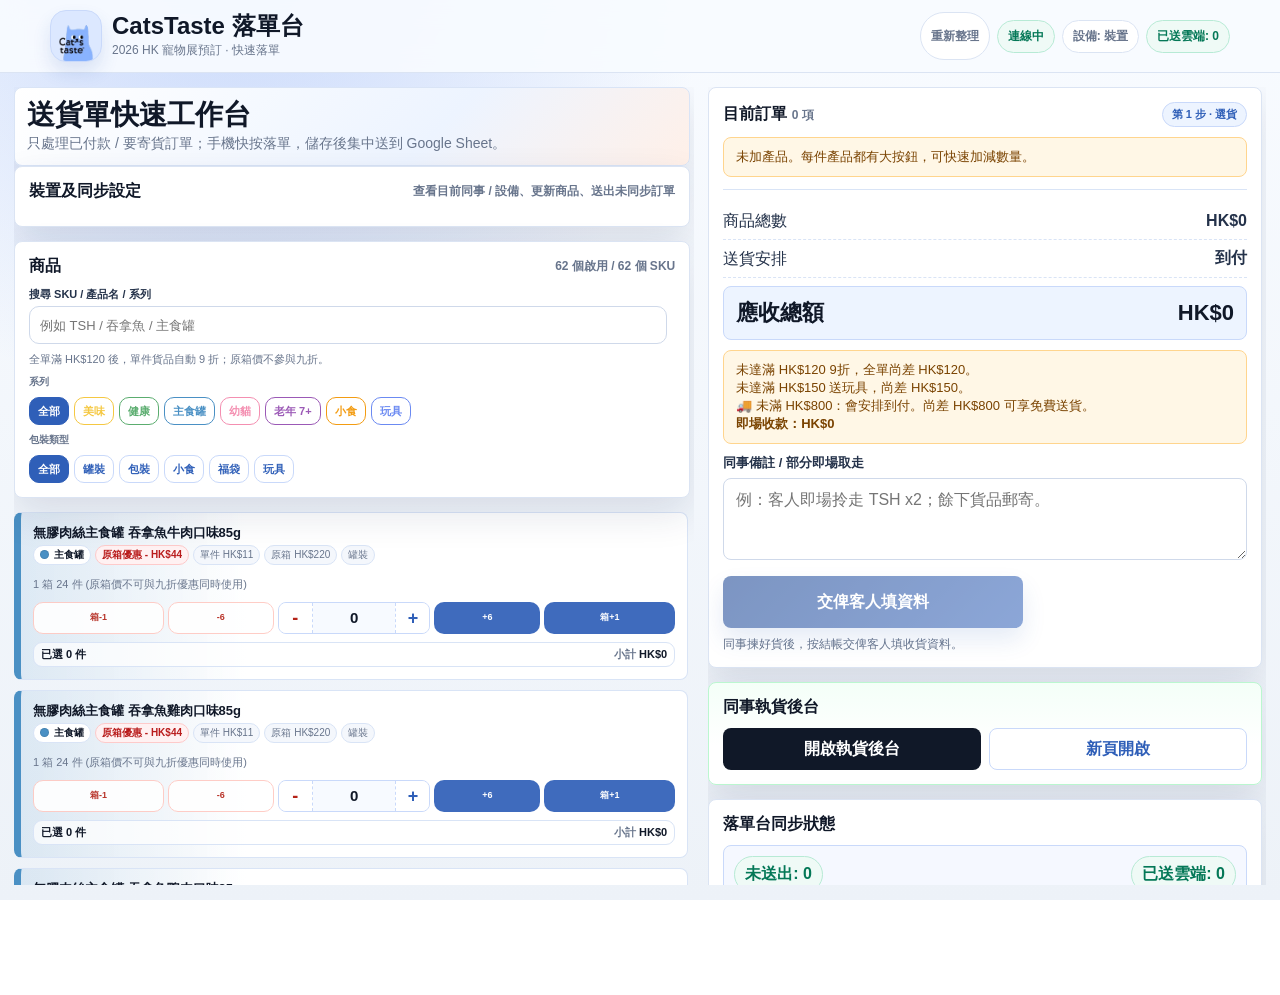
<file: order.html>
﻿<!doctype html>
<html lang="zh-Hant">
<head>
  <meta charset="utf-8" />
  <meta name="viewport" content="width=device-width, initial-scale=1, viewport-fit=cover" />
  <meta name="theme-color" content="#87a9f6" />
  <title>CatsTaste 落單台</title>
  <link rel="manifest" href="./manifest.webmanifest" />
  <link rel="icon" href="./icon-192.png" type="image/png" />
  <link rel="apple-touch-icon" href="./icon-192.png" />
  <link rel="stylesheet" href="./assets/css/order.css" />
</head>
<body>
<header>
  <div class="topbar">
    <div class="brand">
      <div class="logo" id="brandLogo" title="Admin"><img src="./brand-logo.png" alt="CatsTaste" /></div>
      <div>
        <h1>CatsTaste 落單台</h1>
        <div class="subtitle">2026 HK 寵物展預訂 · 快速落單</div>
      </div>
    </div>
    <div class="status">
      <button type="button" id="reloadPageBtn" class="pill">重新整理</button>
      <span id="onlinePill" class="pill">連線檢查中</span>
      <span id="devicePill" class="pill">設備: CT-A</span>
      <span id="pendingPill" class="pill warn">未送出: 0</span>
    </div>
  </div>
</header>

<main>
  <section>
    <div class="app-hero">
      <div class="hero-grid">
        <div>
          <h2 class="hero-title">送貨單快速工作台</h2>
          <p class="hero-copy">只處理已付款 / 要寄貨訂單；手機快按落單，儲存後集中送到 Google Sheet。</p>
        </div>
      </div>
    </div>

    <details class="card settings-card">
      <summary><h2>裝置及同步設定 <span class="small">查看目前同事 / 設備、更新商品、送出未同步訂單</span></h2></summary>
      <div class="settings-body">
        <div class="grid three">
          <div>
            <label for="staffNameDisplay">名字</label>
            <input id="staffNameDisplay" readonly />
          </div>
          <div>
            <label for="deviceNameDisplay">設備名稱</label>
            <input id="deviceNameDisplay" readonly />
          </div>
          <div>
            <label for="deviceModelDisplay">裝置型號</label>
            <input id="deviceModelDisplay" readonly title="由瀏覽器自動判斷" />
          </div>
        </div>
        <div class="grid" style="margin-top:10px">
          <div>
            <label for="syncUrl">Google Apps Script Web App URL</label>
            <input id="syncUrl" readonly value="https://script.google.com/macros/s/AKfycbxhmQKohp7H01gnBpp4hiVYvU4l6QkB82x8EfpaQN5wMLIqX-4D0SJcjOweo195Hwe5/exec" title="Only admin/code owner can change this endpoint" />
          </div>
        </div>
        <div class="btns" style="margin-top:10px">
          <button class="secondary" id="refreshCatalogBtn">更新商品資料</button>
          <button class="secondary" id="syncAllBtn">送出未同步</button>
          <button class="secondary" id="dailySummaryBtn">每日總結</button>
          <button class="secondary" id="preEventChecklistBtn">展前檢查</button>
          <button class="danger" id="clearTestOrdersBtn">清空本機測試單</button>
          <button class="secondary" id="exportCsvBtn">匯出 CSV</button>
          <button class="secondary" id="exportJsonBtn">匯出 JSON 備份</button>
        </div>
        <div id="dailySummaryBox" class="notice hidden" style="margin-top:10px"></div>
        <div id="preEventChecklistBox" class="notice hidden" style="margin-top:10px"></div>
        <p class="small">名字同設備名稱請先喺首頁輸入。商品資料不會自動更新；請有網時手動按「更新商品資料」。清空測試單只刪本機資料，不會刪 Google Sheet。</p>
      </div>
    </details>

    <div class="card search-card">
      <h2><span class="search-card-title-text">商品</span> <span id="productCount" class="small"></span></h2>
      <div class="grid">
        <div>
          <label for="searchInput"><span class="search-label-default">搜尋 SKU / 產品名 / 系列</span><span class="search-label-landscape">商品搜尋 SKU / 產品名 / 系列</span></label>
          <div class="search-input-with-action">
            <input id="searchInput" placeholder="例如 TSH / 吞拿魚 / 主食罐" autocomplete="off" />
            <button type="button" class="secondary hidden" id="clearSearchBtn">取消</button>
          </div>
        </div>
        <div class="filter-select-state">
          <label for="categoryFilter">系列</label>
          <select id="categoryFilter"></select>
        </div>
        <div class="filter-select-state">
          <label for="packagingFilter">包裝類型</label>
          <select id="packagingFilter"></select>
        </div>
      </div>
      <p class="small">全單滿 HK$120 後，單件貨品自動 9 折；原箱價不參與九折。</p>
      <div class="filter-button-block">
        <div class="filter-row-label">系列</div>
        <div id="categoryQuickChips" class="quick-filter-chips category-filter-chips" aria-label="快速系列篩選"></div>
      </div>
      <div class="filter-button-block">
        <div class="filter-row-label">包裝類型</div>
        <div class="quick-filter-chips" aria-label="快速包裝篩選">
          <button type="button" data-packaging="" onclick="setQuickPackagingFilter('')">全部</button>
          <button type="button" data-packaging="罐裝" onclick="setQuickPackagingFilter('罐裝')">罐裝</button>
          <button type="button" data-packaging="包裝" onclick="setQuickPackagingFilter('包裝')">包裝</button>
          <button type="button" data-packaging="小食 / 肉棒" onclick="setQuickPackagingFilter('小食 / 肉棒')">小食</button>
          <button type="button" data-packaging="福袋" onclick="setQuickPackagingFilter('福袋')">福袋</button>
          <button type="button" data-packaging="玩具" onclick="setQuickPackagingFilter('玩具')">玩具</button>
        </div>
      </div>
    </div>
    <div id="productList" class="product-list"></div>
  </section>

  <section class="right-sticky" id="checkoutPanel">
    <div class="card">
      <h2 class="step-title"><span>目前訂單 <span class="small" id="cartLineCount">0 項</span></span><span class="flow-step">第 1 步 · 選貨</span></h2>
      <div id="cartEmpty" class="notice">未加產品。每件產品都有大按鈕，可快速加減數量。</div>
      <div id="cartWrap" class="hidden">
        <table>
          <thead>
            <tr>
              <th>商品</th>
              <th class="num">數量</th>
              <th class="num">價錢</th>
              <th class="num">小計</th>
              <th></th>
            </tr>
          </thead>
          <tbody id="cartBody"></tbody>
        </table>
      </div>
      <div class="hr"></div>
      <div id="summary"></div>
      <div id="promoNotice" class="notice" style="margin-top:10px"></div>
      <div style="margin-top:10px">
        <label for="staffNotes">同事備註 / 部分即場取走</label>
        <textarea id="staffNotes" placeholder="例：客人即場拎走 TSH x2；餘下貨品郵寄。"></textarea>
      </div>
      <div class="handoff-actions">
        <button type="button" id="handoffToCustomerBtn" class="handoff-primary">交俾客人填資料</button>
      </div>
      <div class="handoff-note">同事揀好貨後，按結帳交俾客人填收貨資料。</div>
    </div>

    <div class="customer-mode-shell" id="customerModeShell">
      <div class="customer-mode-head">
        <div>
          <h3>感謝您的支持🍀請填寫收貨資料</h3>
          <p>客人只需要核對金額，然後填寫姓名、WhatsApp 同送貨地址。</p>
        </div>
        <button type="button" class="secondary" id="backToStaffModeBtn">回上一頁</button>
      </div>
      <div class="customer-mode-summary">
        <div class="customer-mode-stat">
          <span>商品件數</span>
          <strong id="customerModeItemCount">0 件</strong>
        </div>
        <div class="customer-mode-stat">
          <span id="customerModeTotalLabel">優惠後應收</span>
          <strong id="customerModeTotal">HK$0</strong>
        </div>
      </div>
      <div class="customer-mode-items" id="customerModeItems"></div>
    </div>

    <div class="card" id="customerInfoCard">
      <h2>感謝您的支持🍀請填寫收貨資料</h2>
      <div class="grid two">
        <div>
          <label for="customerName">客人姓名 *</label>
          <input id="customerName" autocomplete="name" placeholder="客人姓名" />
        </div>
        <div>
          <label for="phone">WhatsApp *</label>
          <input id="phone" inputmode="tel" autocomplete="tel" placeholder="WhatsApp / 電話" />
        </div>
      </div>
      <div style="margin-top:10px">
        <label for="address">地址 *</label>
        <textarea id="address" autocomplete="street-address" placeholder="送貨地址"></textarea>
      </div>
      <div style="margin-top:10px">
        <label for="notes">備註（可選）</label>
        <textarea id="notes" placeholder="例如送貨時間、付款備註、特別要求"></textarea>
      </div>
      <input id="email" type="hidden" value="" />
      <input id="paymentMethod" type="hidden" value="Cash" />
      <input id="paymentStatus" type="hidden" value="Paid" />
      <input id="shippingMethod" type="hidden" value="SF" />
      <div class="customer-actions">
        <button id="saveOrderBtn">確定</button>
      </div>
      <div id="saveMessage" style="margin-top:10px"></div>
    </div>

    <div class="card packing-app-card" id="packingAppPanel">
      <h2>同事執貨後台</h2>
      <div class="packing-app-actions">
        <button id="openPackingPageBtn" type="button">開啟執貨後台</button>
        <button class="secondary" id="openPackingPageNewBtn" type="button">新頁開啟</button>
      </div>
    </div>

    <div class="card">
      <h2>落單台同步狀態</h2>
      <div class="sync-panel">
        <div class="sync-row">
          <span id="syncSummaryPill" class="pill warn">未送出: 0</span>
          <span id="unverifiedPill" class="pill info">已送雲端: 0</span>
        </div>
        <div id="syncDetail" class="sync-detail">訂單會先存在本機再送到 Google Sheet；核實賬單、收據同 WhatsApp 文字請喺執貨後台處理。</div>
      </div>
    </div>
  </section>
</main>


<div id="adminModal" class="admin-modal hidden" role="dialog" aria-modal="true" aria-label="Admin product manager">
  <div class="admin-panel">
    <div class="admin-head">
      <div>
        <h2 style="margin:0;color:var(--ink)">後台 · 商品目錄</h2>
        <div class="small">輸入 PIN 後可管理商品；資料儲存到 Google Sheet Catalog。</div>
      </div>
      <button class="secondary" id="adminCloseBtn" type="button">關閉</button>
    </div>

    <div id="adminLoginBox" class="admin-login">
      <div class="grid two">
        <div>
          <label for="adminPinInput">後台 PIN</label>
          <input id="adminPinInput" type="password" inputmode="numeric" placeholder="輸入 PIN" autocomplete="off" />
        </div>
        <div style="display:flex;align-items:end;gap:8px">
          <button id="adminLoginBtn" type="button">登入</button>
          <button class="secondary" id="adminRefreshCatalogBtn" type="button">只更新商品資料</button>
        </div>
      </div>
      <div id="adminLoginMsg" class="small" style="margin-top:8px">提示：可連續點擊 logo 5 次，或網址加 <code>#admin</code> 開啟。</div>
    </div>

    <div id="adminBody" class="hidden">
      <div class="notice">商品更新後會寫入 Google Sheet 的 Catalog sheet。前台不會自動改價；請回前台按「更新商品資料」才會拉新 catalog。</div>
      <div class="admin-grid">
        <div>
          <div class="btns" style="margin:10px 0">
            <button class="secondary" id="adminReloadBtn" type="button">重新讀取商品</button>
            <button class="secondary" id="adminNewBtn" type="button">新增商品</button>
          </div>
          <div class="admin-search-card">
            <label for="adminSearch">搜尋後台商品</label>
            <input id="adminSearch" placeholder="SKU / 產品名 / 系列" />
            <div class="filter-button-block">
              <div class="filter-row-label">系列</div>
              <div id="adminCategoryQuickChips" class="quick-filter-chips category-filter-chips" aria-label="後台快速系列篩選"></div>
            </div>
            <div class="filter-button-block">
              <div class="filter-row-label">包裝類型</div>
              <div id="adminPackagingQuickChips" class="quick-filter-chips" aria-label="後台快速包裝篩選"></div>
            </div>
          </div>
          <div id="adminProductList" class="admin-products" style="margin-top:10px"></div>
        </div>
        <div id="adminProductFormPanel" class="hidden">
          <div style="display:flex;justify-content:space-between;align-items:center;gap:8px;margin-bottom:10px">
            <h3 style="margin:0;color:var(--ink)">商品表格</h3>
            <button class="ghost" id="adminCollapseFormBtn" type="button">收起表格</button>
          </div>
          <div class="admin-form-grid two">
            <div><label for="adminSku">SKU *</label><input id="adminSku" /></div>
            <div><label for="adminId">ID *</label><input id="adminId" /></div>
            <div><label for="adminCategory">系列 *</label><input id="adminCategory" /></div>
            <div><label for="adminSpec">規格</label><input id="adminSpec" placeholder="包裝 / 罐裝 / 福袋 / Toy" /></div>
            <div><label for="adminTexture">質地</label><input id="adminTexture" placeholder="啫喱 / 肉汁 / 肉絲" /></div>
            <div><label for="adminUnitPrice">單件價 HK$ *</label><input id="adminUnitPrice" type="number" min="0" step="0.01" /></div>
            <div><label for="adminBoxPrice">原箱價 HK$</label><input id="adminBoxPrice" type="number" min="0" step="0.01" /></div>
            <div style="display:flex;align-items:end;gap:8px"><label style="margin:0"><input id="adminActive" type="checkbox" style="width:auto;min-height:auto" checked /> 啟用</label></div>
          </div>
          <div style="margin-top:10px"><label for="adminName">產品名 *</label><textarea id="adminName"></textarea></div>
          <div style="margin-top:10px"><label for="adminRemarks">備註</label><textarea id="adminRemarks"></textarea></div>
          <div class="btns" style="margin-top:12px">
            <button id="adminSaveProductBtn" type="button">儲存商品</button>
            <button class="secondary" id="adminClearFormBtn" type="button">清空表格</button>
            <button class="danger" id="adminToggleActiveBtn" type="button">啟用 / 停用</button>
          </div>
          <div id="adminMsg" style="margin-top:10px"></div>
        </div>
      </div>
    </div>
  </div>
</div>

<div class="mobile-cart-bar hidden">
  <div class="cart-actions">
    <button type="button" id="mobileCheckoutBtn">結帳</button>
  </div>
</div>

<button type="button" id="scrollTopBtn" class="scroll-top-btn hidden" aria-label="返回最上">↑</button>

<div id="reviewModal" class="review-modal hidden" role="dialog" aria-modal="true" aria-label="確認訂單">
  <div class="review-panel">
    <h2>確認訂單</h2>
    <div class="small">請核對資料，確認後會先本機保存，再嘗試送到 Google Sheet。</div>
    <div id="reviewBody"></div>
    <div class="review-actions">
      <button type="button" class="back" id="reviewCancelBtn">返回修改</button>
      <button type="button" id="reviewConfirmBtn">確認儲存並送出</button>
    </div>
  </div>
</div>
  <script src="./assets/data/catalog-data.js"></script>
  <script src="./assets/js/order.js"></script>
</body>
</html>
</file>
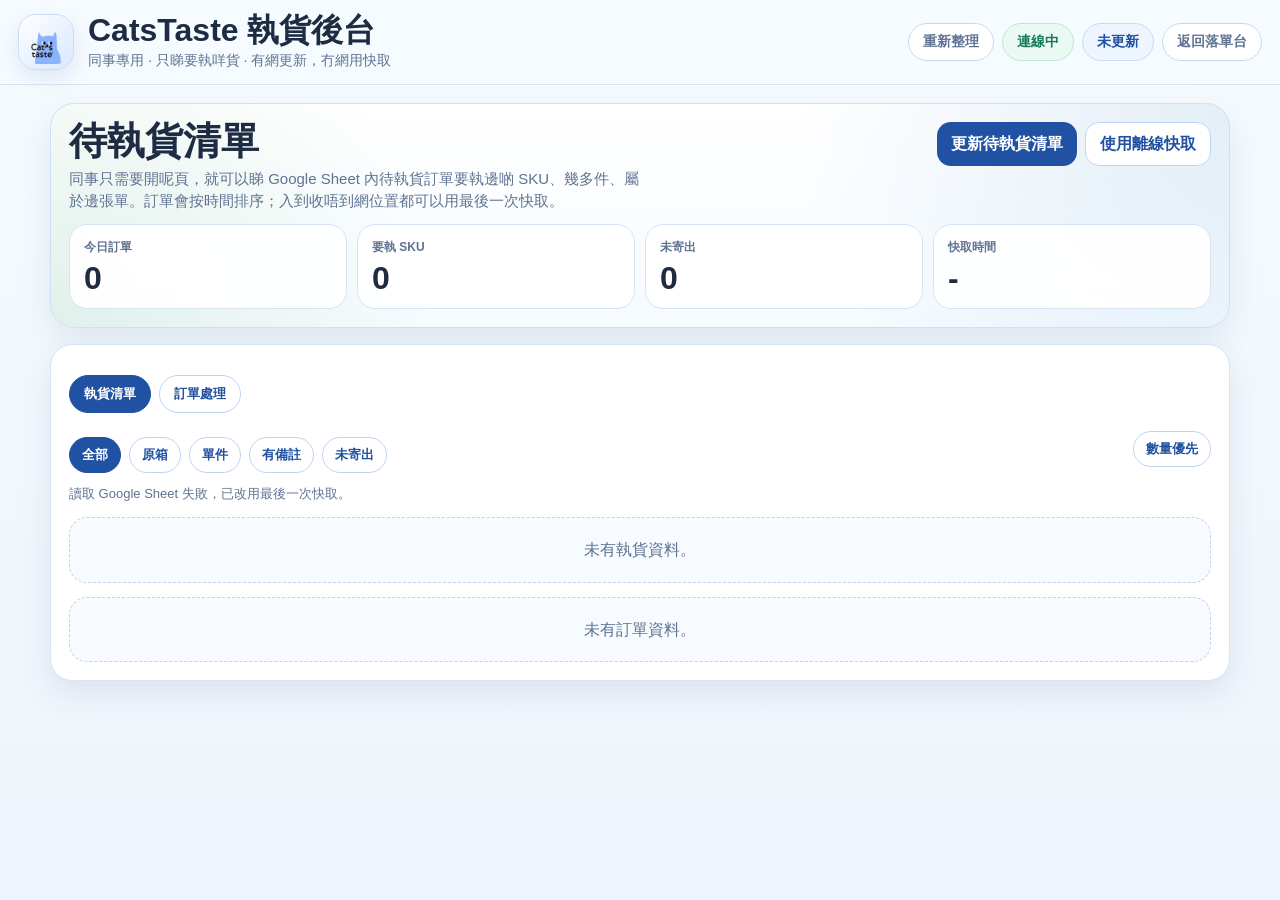
<file: packing.html>
<!doctype html>
<html lang="zh-HK">
<head>
  <meta charset="utf-8" />
  <meta name="viewport" content="width=device-width, initial-scale=1, viewport-fit=cover" />
  <title>CatsTaste 執貨後台</title>
  <link rel="manifest" href="./manifest.webmanifest" />
  <link rel="icon" href="./icon-192.png" type="image/png" />
  <link rel="stylesheet" href="./assets/css/packing.css" />
</head>
<body>
  <header class="topbar">
    <div class="brand">
      <a class="logo" href="./index.html"><img src="./brand-logo.png" alt="CatsTaste" /></a>
      <div>
        <h1>CatsTaste 執貨後台</h1>
        <div class="subtitle">同事專用 · 只睇要執咩貨 · 有網更新，冇網用快取</div>
      </div>
    </div>
    <div class="status">
      <button id="reloadPageBtn" type="button" class="pill">重新整理</button>
      <span id="onlinePill" class="pill">連線檢查中</span>
      <span id="cachePill" class="pill info">未更新</span>
      <a class="pill" href="./order.html">返回落單台</a>
    </div>
  </header>

  <main>
    <section class="hero">
      <div class="hero-head">
        <div>
          <h2>待執貨清單</h2>
          <p>同事只需要開呢頁，就可以睇 Google Sheet 內待執貨訂單要執邊啲 SKU、幾多件、屬於邊張單。訂單會按時間排序；入到收唔到網位置都可以用最後一次快取。</p>
        </div>
        <div class="hero-actions">
          <button id="refreshBtn" type="button">更新待執貨清單</button>
          <button id="useCacheBtn" class="secondary" type="button">使用離線快取</button>
        </div>
      </div>
      <div class="stats">
        <div class="stat"><span>今日訂單</span><strong id="orderCount">0</strong></div>
        <div class="stat"><span>要執 SKU</span><strong id="skuCount">0</strong></div>
        <div class="stat"><span>未寄出</span><strong id="followCount">0</strong></div>
        <div class="stat"><span>快取時間</span><strong id="cacheTime">-</strong></div>
      </div>
    </section>

    <section class="card">
      <div class="view-switch" id="viewSwitch">
        <button type="button" class="active" data-view="packing">執貨清單</button>
        <button type="button" data-view="orders">訂單處理</button>
      </div>
      <div class="toolbar-row">
        <div class="filter-row" id="filterRow">
          <button type="button" class="active" data-filter="all">全部</button>
          <button type="button" data-filter="box">原箱</button>
          <button type="button" data-filter="unit">單件</button>
          <button type="button" data-filter="note">有備註</button>
          <button type="button" data-filter="unshipped">未寄出</button>
        </div>
        <button type="button" id="sortBtn" class="sort-btn">數量優先</button>
      </div>
      <div id="statusLine" class="status-line">未下載資料。請有網時按「更新待執貨清單」。</div>
      <div id="packingList" class="packing-list"></div>
      <div id="ordersBoard" class="orders-board" hidden></div>
    </section>
  </main>

  <button type="button" id="scrollTopBtn" class="scroll-top-btn hidden" aria-label="返回最上">↑</button>

  <div id="verifyModal" class="verify-modal hidden" role="dialog" aria-modal="true" aria-label="核實賬單">
    <div class="verify-panel">
      <div>
        <h2 id="verifyTitle" style="margin:0;color:var(--ink)">核實賬單</h2>
        <div id="verifyMeta" class="verify-meta"></div>
      </div>
      <div id="verifyItems" class="verify-items"></div>
      <div id="verifyNotes" class="verify-meta"></div>

      <div class="verify-form-grid">
        <div>
          <label for="verifyCourierCompany">快遞公司</label>
          <select id="verifyCourierCompany">
            <option value="">請選擇</option>
            <option value="SF Express">SF Express</option>
            <option value="JD Logistics">JD Logistics</option>
            <option value="Hongkong Post">Hongkong Post</option>
            <option value="Other">Other</option>
          </select>
        </div>
        <div>
          <label for="verifyTrackingNo">快遞單號</label>
          <input id="verifyTrackingNo" placeholder="可掃描 / 手動輸入" autocomplete="off" />
        </div>
      </div>

      <div class="verify-scanner-actions">
        <button type="button" class="secondary" id="startScanBtn">掃描 barcode / QR code</button>
        <button type="button" class="secondary hidden" id="stopScanBtn">停止掃描</button>
        <button type="button" class="secondary" id="copyShipNoticeBtn">複製出貨通知</button>
      </div>

      <div id="scannerWrap" class="scanner-wrap hidden">
        <video id="scanVideo" playsinline muted></video>
        <div class="scanner-hint">將快遞單號 barcode / QR code 對準鏡頭中央；如裝置不支援，請手動輸入。</div>
      </div>

      <div>
        <label for="shipNoticePreview">WhatsApp 出貨通知預覽</label>
        <textarea id="shipNoticePreview" readonly></textarea>
      </div>

      <div class="verify-actions">
        <button type="button" class="secondary" id="verifyCloseBtn">關閉</button>
        <button type="button" id="verifyConfirmBtn">確認已寄出</button>
      </div>
    </div>
  </div>
  <script src="./assets/js/packing.js"></script>
</body>
</html>
</file>
<file: assets/css/index.css>
﻿    :root {
      --bg: #eef4ff;
      --panel: rgba(255,255,255,.92);
      --line: #cbd9f5;
      --ink: #152238;
      --muted: #61708a;
      --brand: #87a9f6;
      --brand-dark: #2f5fb8;
      --ok: #14956b;
      --shadow: 0 22px 44px rgba(25, 42, 72, .14);
      --radius: 18px;
    }
    * { box-sizing: border-box; }
    html, body {
      margin: 0;
      min-height: 100%;
      background:
        radial-gradient(circle at top, rgba(135,169,246,.22), transparent 30%),
        linear-gradient(180deg, #f7faff 0%, var(--bg) 100%);
      color: var(--ink);
      font-family: "Segoe UI", "Microsoft JhengHei", sans-serif;
    }
    button, input {
      font: inherit;
    }
    button {
      border: 0;
      border-radius: 14px;
      cursor: pointer;
    }
    .page {
      min-height: 100vh;
      padding: 18px 14px 96px;
    }
    .topbar {
      display: flex;
      justify-content: flex-end;
      margin-bottom: 20px;
    }
    .refresh-btn {
      min-height: 38px;
      padding: 0 16px;
      border: 1px solid var(--line);
      background: rgba(255,255,255,.94);
      color: var(--brand-dark);
      box-shadow: 0 10px 18px rgba(47,95,184,.12);
    }
    .shell {
      width: min(100%, 460px);
      margin: 0 auto;
      display: grid;
      gap: 18px;
    }
    .hero {
      text-align: center;
      display: grid;
      gap: 12px;
      justify-items: center;
    }
    .logo {
      width: 108px;
      height: 108px;
      border-radius: 28px;
      background: linear-gradient(180deg, #dfe9ff 0%, #c8d9ff 100%);
      border: 1px solid #c6d6f6;
      box-shadow: var(--shadow);
      display: flex;
      align-items: center;
      justify-content: center;
      overflow: hidden;
    }
    .logo img {
      width: 100%;
      height: 100%;
      object-fit: contain;
    }
    .hero h1 {
      margin: 0;
      font-size: clamp(28px, 7vw, 40px);
      line-height: 1.05;
      letter-spacing: 0;
    }
    .hero p {
      margin: 0;
      color: var(--muted);
      font-size: 15px;
      line-height: 1.55;
    }
    .card {
      background: var(--panel);
      border: 1px solid rgba(201,217,250,.9);
      border-radius: 22px;
      box-shadow: var(--shadow);
      padding: 20px;
      backdrop-filter: blur(18px);
    }
    .card h2 {
      margin: 0 0 6px;
      font-size: 21px;
      letter-spacing: 0;
    }
    .card .copy {
      margin: 0 0 16px;
      color: var(--muted);
      line-height: 1.45;
      font-size: 14px;
    }
    .form-grid {
      display: grid;
      gap: 14px;
    }
    label {
      display: block;
      margin-bottom: 6px;
      font-size: 13px;
      font-weight: 800;
      color: var(--ink);
    }
    input {
      width: 100%;
      min-height: 50px;
      border-radius: 14px;
      border: 1px solid var(--line);
      background: #fff;
      padding: 0 14px;
      font-size: 16px;
      color: var(--ink);
    }
    input:focus {
      outline: 2px solid rgba(47,95,184,.22);
      border-color: var(--brand-dark);
    }
    .hint {
      margin-top: 5px;
      font-size: 12px;
      color: var(--muted);
    }
    .actions {
      display: grid;
      gap: 12px;
      margin-top: 18px;
    }
    .primary-btn,
    .secondary-btn {
      min-height: 54px;
      font-size: 17px;
      font-weight: 900;
      letter-spacing: 0;
    }
    .primary-btn {
      background: linear-gradient(135deg, #2f5fb8 0%, #87a9f6 100%);
      color: #fff;
      box-shadow: 0 16px 28px rgba(47,95,184,.28);
    }
    .secondary-btn {
      background: #fff;
      color: var(--brand-dark);
      border: 1px solid var(--line);
    }
    .status-bar {
      display: flex;
      flex-wrap: wrap;
      gap: 8px;
      justify-content: center;
    }
    .pill {
      border-radius: 999px;
      padding: 7px 12px;
      border: 1px solid var(--line);
      background: rgba(255,255,255,.94);
      color: var(--muted);
      font-size: 12px;
      font-weight: 800;
    }
    .pill.ok {
      border-color: #b7ead5;
      color: var(--ok);
      background: #effaf6;
    }
    .message {
      min-height: 22px;
      font-size: 13px;
      font-weight: 700;
      color: var(--brand-dark);
      margin-top: 14px;
    }
    .message.error {
      color: #b42318;
    }
    .message.success {
      color: var(--ok);
    }
    .scroll-top-btn {
      position: fixed;
      right: 14px;
      bottom: calc(16px + env(safe-area-inset-bottom));
      width: 42px;
      height: 42px;
      border-radius: 999px;
      border: 1px solid var(--line);
      background: rgba(255,255,255,.96);
      color: var(--brand-dark);
      font-size: 18px;
      font-weight: 900;
      box-shadow: 0 14px 24px rgba(16,24,40,.16);
    }
    .hidden {
      display: none !important;
    }
    @media (max-width: 480px) {
      .page { padding: 14px 12px 90px; }
      .card { padding: 18px 16px; border-radius: 18px; }
      .logo { width: 92px; height: 92px; border-radius: 24px; }
      .hero p { font-size: 14px; }
      .primary-btn, .secondary-btn { min-height: 50px; font-size: 16px; }
    }
</file>
<file: assets/css/order.css>
﻿    :root {
      --bg: #f5f7fb;
      --card: #ffffff;
      --panel: #eef3ff;
      --ink: #101828;
      --text: #24324a;
      --muted: #68758c;
      --line: #dbe4f3;
      --brand: #87a9f6;
      --brand-dark: #2f5fb8;
      --accent: #ff7a5c;
      --mint: #16a085;
      --ok: #047857;
      --warn: #a15c00;
      --bad: #b42318;
      --shadow: 0 16px 38px rgba(26, 45, 84, .12);
      --radius: 8px;
      --tap: 48px;
    }
    * { box-sizing: border-box; }
    html { scroll-behavior: smooth; }
    body {
      margin: 0;
      font-family: "Avenir Next", "Trebuchet MS", "PingFang HK", "Noto Sans HK", sans-serif;
      background:
        radial-gradient(circle at 18% -8%, rgba(135,169,246,.45), transparent 34%),
        linear-gradient(180deg, #f8fbff 0%, #edf2f8 100%);
      color: var(--text);
      min-height: 100vh;
      padding-bottom: 84px;
    }
    header {
      position: sticky;
      top: 0;
      z-index: 20;
      background: rgba(248, 251, 255, .92);
      backdrop-filter: blur(12px);
      border-bottom: 1px solid var(--line);
      padding: 10px 12px;
    }
    .topbar {
      display: flex;
      gap: 10px;
      align-items: center;
      justify-content: space-between;
      max-width: 1180px;
      margin: 0 auto;
    }
    .brand {
      display:flex;
      align-items:center;
      gap: 10px;
      min-width: 0;
    }
    .logo {
      width: 52px;
      height: 52px;
      border-radius: 16px;
      background: #dce8ff;
      border: 1px solid #c9d9fa;
      display:flex;
      align-items:flex-end;
      justify-content:center;
      overflow:hidden;
      box-shadow: 0 10px 18px rgba(47, 95, 184, .14);
      flex: 0 0 auto;
    }
    .logo img {
      width: 100%;
      height: 100%;
      object-fit: contain;
      object-position: center bottom;
    }
    h1 { font-size: clamp(17px, 2vw, 24px); line-height: 1.05; margin:0; color: var(--ink); letter-spacing: 0; }
    .subtitle { color: var(--muted); font-size: 12px; margin-top: 3px; }
    .status {
      display:flex;
      gap: 7px;
      align-items:center;
      font-size: 12px;
      flex-wrap: wrap;
      justify-content: flex-end;
    }
    .pill {
      border: 1px solid var(--line);
      background: #fff;
      color: var(--muted);
      border-radius: 999px;
      padding: 7px 10px;
      white-space: nowrap;
      font-weight: 750;
    }
    .pill.ok { color: var(--ok); border-color: #b7ead5; background:#effaf6; }
    .pill.warn { color: var(--warn); border-color:#ffd58e; background:#fff7e6; }
    .pill.bad { color: var(--bad); border-color:#ffc9c2; background:#fff2f0; }
    .pill.info { color: var(--brand-dark); border-color:#c9d9fa; background:#edf4ff; }
    main {
      max-width: 1280px;
      margin: 0 auto;
      padding: 14px;
      display: grid;
      grid-template-columns: 1fr;
      gap: 14px;
    }
    main > section { min-width: 0; }
    @media (min-width: 1120px) {
      html, body {
        height: 100%;
        overflow: hidden;
      }
      main {
        grid-template-columns: minmax(0, 1fr) minmax(340px, .82fr);
        align-items: start;
        height: calc(100vh - 74px);
        overflow: hidden;
      }
      main > section {
        height: 100%;
        overflow-y: auto;
        min-height: 0;
        padding-right: 4px;
      }
      .right-sticky {
        position: static;
        top: auto;
      }
      body { padding-bottom: 0; }
    }
    .card {
      background: var(--card);
      border: 1px solid var(--line);
      border-radius: var(--radius);
      box-shadow: var(--shadow);
      padding: 14px;
      margin-bottom: 14px;
      min-width: 0;
    }
    .card h2 {
      margin: 0 0 10px;
      font-size: 16px;
      display:flex;
      justify-content: space-between;
      align-items:center;
      gap: 8px;
      color: var(--ink);
    }
    .small { font-size: 12px; color: var(--muted); }
    label {
      display:block;
      font-weight: 650;
      font-size: 13px;
      margin-bottom: 6px;
    }
    input, select, textarea, button {
      font: inherit;
      min-width: 0;
    }
    input, select, textarea {
      width: 100%;
      padding: 11px 12px;
      border-radius: var(--radius);
      border: 1px solid #cfd9ea;
      background: #fff;
      outline: none;
      min-height: var(--tap);
      color: var(--ink);
    }
    input:focus, select:focus, textarea:focus {
      border-color: var(--brand-dark);
      box-shadow: 0 0 0 3px rgba(135, 169, 246, .26);
    }
    textarea { min-height: 82px; resize: vertical; }
    .grid {
      display: grid;
      grid-template-columns: 1fr;
      gap: 10px;
    }
    .grid.two { grid-template-columns: repeat(2, minmax(0, 1fr)); }
    .grid.three { grid-template-columns: repeat(3, minmax(0, 1fr)); }
    @media (max-width: 520px) {
      .grid.two, .grid.three { grid-template-columns: 1fr; }
    }
    .btns { display:flex; gap: 8px; flex-wrap: wrap; align-items:center; }
    button {
      border: 0;
      border-radius: var(--radius);
      padding: 11px 13px;
      min-height: var(--tap);
      background: var(--ink);
      color: #fff;
      font-weight: 750;
      cursor: pointer;
      touch-action: manipulation;
    }
    button.secondary { background: #fff; color: var(--brand-dark); border: 1px solid #c9d9fa; }
    button.ghost { background: transparent; color: var(--brand-dark); border: 1px dashed #b9c9e8; }
    button.danger { background: #b91c1c; }
    button:disabled { opacity: .55; cursor: not-allowed; }
    .app-hero {
      background: linear-gradient(135deg, #ffffff 0%, #edf4ff 62%, #fff0e8 100%);
      border: 1px solid #d9e4f6;
      border-radius: var(--radius);
      padding: 12px;
      box-shadow: var(--shadow);
    }
    .hero-grid {
      display:grid;
      grid-template-columns: 1fr;
      gap: 12px;
      align-items:end;
    }
    @media (min-width: 1100px) {
      .hero-grid { grid-template-columns: 1fr auto; }
    }
    .hero-title {
      margin: 0;
      color: var(--ink);
      font-size: clamp(20px, 2.35vw, 28px);
      line-height: 1.05;
      letter-spacing: 0;
    }
    .hero-copy {
      margin: 6px 0 0;
      color: var(--muted);
      font-size: 14px;
    }
    .quick-stats {
      display:grid;
      grid-template-columns: repeat(3, minmax(0, 1fr));
      gap: 8px;
      min-width: min(100%, 360px);
    }
    .stat {
      background: rgba(255,255,255,.74);
      border: 1px solid #d9e4f6;
      border-radius: var(--radius);
      padding: 8px 10px;
    }
    .stat span { display:block; color: var(--muted); font-size: 11px; }
    .stat strong { display:block; color: var(--ink); font-size: 17px; margin-top: 2px; }
    details.settings-card summary {
      cursor: pointer;
      list-style: none;
    }
    details.settings-card summary::-webkit-details-marker { display:none; }
    .settings-body { padding-top: 12px; }
    .search-card {
      position: sticky;
      top: 76px;
      z-index: 12;
    }
    .search-card .grid.three {
      grid-template-columns: minmax(190px, 1.45fr) minmax(130px, .8fr) minmax(130px, .8fr);
      gap: 8px;
      align-items: end;
    }
    .search-card label {
      font-size: 11px;
      margin-bottom: 4px;
      white-space: nowrap;
      overflow: hidden;
      text-overflow: ellipsis;
    }
    .search-label-landscape {
      display: none;
    }
    .search-card input,
    .search-card select {
      min-height: 38px;
      padding: 7px 10px;
      border-radius: 10px;
      font-size: 13px;
    }
    .search-input-with-action {
      display: grid;
      grid-template-columns: minmax(0, 1fr) auto;
      gap: 8px;
      align-items: center;
    }
    .search-input-with-action button {
      min-height: 38px;
      padding: 0 12px;
      border-radius: 10px;
      font-size: 12px;
      white-space: nowrap;
    }
    .search-card p.small {
      margin: 8px 0 0;
      font-size: 11px;
      line-height: 1.3;
    }
    @media (max-width: 899px) {
      .search-card { top: 73px; }
    }
    @media (max-width: 559px) {
      .search-card .grid.three { grid-template-columns: 1fr; }
    }
    .product-list {
      display:grid;
      grid-template-columns: 1fr;
      gap: 10px;
      max-height: none;
      overflow:auto;
      padding-right: 2px;
      min-width: 0;
    }
    @media (min-width: 660px) and (max-width: 1023px) {
      .product-list {
        grid-template-columns: repeat(2, minmax(0, 1fr));
        gap: 12px;
      }
      .product {
        height: 100%;
      }
    }
    .product.inactive {
      opacity: .58;
      filter: grayscale(.15);
    }
    .product.inactive::after {
      content: "暫停接單";
      position: absolute;
      right: 10px;
      top: 10px;
      background: #fff2f0;
      border: 1px solid #ffc9c2;
      color: var(--bad);
      border-radius: 999px;
      padding: 5px 8px;
      font-size: 12px;
      font-weight: 850;
    }
    .product {
      border: 1px solid #d9e4f6;
      border-left: 7px solid var(--series-color, #d9e4f6);
      border-radius: var(--radius);
      padding: 12px;
      background: linear-gradient(90deg, var(--series-soft, #fff) 0%, #fff 34%);
      display:grid;
      gap: 8px;
      position: relative;
      min-width: 0;
    }
    .product-top {
      display:flex;
      justify-content:space-between;
      gap:10px;
      align-items:flex-start;
    }
    .sku-badge {
      flex: 0 0 auto;
      min-width: 52px;
      text-align:center;
      border-radius: var(--radius);
      padding: 8px 9px;
      background: var(--series-color, #152238);
      color: var(--series-ink, #fff);
      font-weight: 850;
      letter-spacing: 0;
      box-shadow: 0 8px 14px rgba(16, 24, 40, .10);
    }
    .product-top .sku-badge {
      display: none;
    }
    .product-title {
      font-weight: 800;
      line-height: 1.25;
      white-space: pre-line;
      color: var(--ink);
    }
    .product-subtitle {
      margin-top: 4px;
      color: #888888;
      font-size: 11px;
      line-height: 1.35;
      white-space: pre-line;
    }
    .product-meta {
      font-size: 12px;
      color: var(--muted);
      display:flex;
      flex-wrap:wrap;
      gap:6px;
    }
    .tag {
      background:#f4f7fc;
      border:1px solid #d9e4f6;
      border-radius:999px;
      padding:3px 7px;
    }
    .packaging-tag {
      display:inline-flex;
      align-items:center;
      gap: 5px;
    }
    .series-tag {
      display:inline-flex;
      align-items:center;
      gap: 5px;
      background:#fff;
      font-weight: 850;
      color: var(--ink);
    }
    .series-dot {
      width: 9px;
      height: 9px;
      border-radius: 50%;
      background: var(--series-color, #6B7A90);
      box-shadow: inset 0 0 0 1px rgba(16,24,40,.12);
      flex: 0 0 auto;
    }
    .series-legend {
      display:flex;
      flex-wrap:wrap;
      gap: 7px;
      margin-top: 10px;
    }
    .series-chip {
      display:inline-flex;
      align-items:center;
      gap: 6px;
      border: 1px solid #d9e4f6;
      background: #fff;
      border-radius: 999px;
      padding: 5px 8px;
      color: var(--muted);
      font-size: 12px;
      font-weight: 750;
      white-space: nowrap;
    }
    .series-chip::before {
      content: "";
      width: 10px;
      height: 10px;
      border-radius: 50%;
      background: var(--chip-color);
      box-shadow: inset 0 0 0 1px rgba(16,24,40,.08);
    }
    .product-actions {
      display:grid;
      grid-template-columns: 1fr;
      gap: 8px;
      align-items: stretch;
      min-width: 0;
    }
    .product-actions > * { min-width: 0; }
    @media (max-width: 560px) {
      .product-actions label { font-size: 11px; }
      .product-actions button { padding-left: 8px; padding-right: 8px; }
    }
    .item-subtotal {
      min-height: var(--tap);
      border: 1px solid #d9e4f6;
      border-radius: var(--radius);
      background: #f7faff;
      padding: 8px 9px;
      display:flex;
      flex-direction:column;
      justify-content:center;
      gap: 2px;
    }
    .item-subtotal span {
      color: var(--muted);
      font-size: 11px;
      line-height: 1;
      white-space: nowrap;
    }
    .item-subtotal strong {
      color: var(--ink);
      font-size: 14px;
      line-height: 1.1;
      white-space: nowrap;
    }
    table {
      width: 100%;
      border-collapse: collapse;
      font-size: 13px;
    }
    th, td {
      border-bottom: 1px solid #ffedd5;
      padding: 8px 6px;
      text-align:left;
      vertical-align: top;
    }
    th { color: var(--muted); font-size: 12px; }
    .num { text-align:right; white-space:nowrap; }
    .cart-name { white-space: pre-line; }
    .summary-row {
      display:flex;
      justify-content:space-between;
      gap: 14px;
      padding: 7px 0;
      border-bottom: 1px dashed #d9e4f6;
    }
    .summary-row strong { font-size: 18px; color: var(--brand-dark); }
    .total-row strong { font-size: 22px; color: var(--ink); }
    .notice {
      padding: 10px 12px;
      border:1px solid #ffd58e;
      background:#fff7e6;
      color:#7a4300;
      border-radius: var(--radius);
      font-size: 13px;
      line-height: 1.4;
    }
    .empty-state {
      display:flex;
      align-items:center;
      justify-content:space-between;
      gap: 10px;
      padding: 10px 12px;
      border:1px solid #c9d9fa;
      background:#f7faff;
      color:#30425f;
      border-radius: var(--radius);
    }
    .empty-state-copy {
      min-width: 0;
      flex: 1 1 auto;
    }
    .empty-state strong {
      color: var(--ink);
      font-size: 14px;
      display:block;
    }
    .empty-state .small {
      color: var(--muted);
      line-height: 1.35;
      font-size: 12px;
      margin-top: 3px;
    }
    .empty-state .btns {
      flex: 0 0 auto;
      display:flex;
      align-items:center;
      flex-wrap: wrap;
      gap: 8px;
    }
    .empty-state button {
      min-height: 34px;
      padding: 0 12px;
      border-radius: 12px;
      font-size: 12px;
    }
    .success {
      padding: 10px 12px;
      border:1px solid #bbf7d0;
      background:#f0fdf4;
      color:#065f46;
      border-radius: var(--radius);
      font-size: 13px;
      line-height: 1.4;
    }
    .error {
      padding: 10px 12px;
      border:1px solid #fecaca;
      background:#fef2f2;
      color:#991b1b;
      border-radius: var(--radius);
      font-size: 13px;
      line-height: 1.4;
    }
    .sync-panel {
      border: 1px solid #c9d9fa;
      background: #f5f8ff;
      border-radius: var(--radius);
      padding: 10px;
      display:grid;
      gap: 8px;
    }
    .sync-row {
      display:flex;
      justify-content:space-between;
      align-items:center;
      gap:8px;
      flex-wrap:wrap;
    }
    .sync-detail { color: var(--muted); font-size: 12px; line-height:1.35; }
    .order-list {
      display:grid;
      gap:8px;
      max-height: 360px;
      overflow:auto;
    }
    .order-card {
      border:1px solid #d9e4f6;
      border-radius: var(--radius);
      padding:10px;
      background:#fff;
    }
    .order-card.needs-send { border-color:#fca5a5; background:#fff7f7; }
    .order-card.sent-check { border-color:#93c5fd; background:#f5f9ff; }
    .order-card.verified { border-color:#86efac; background:#f7fff9; }
    .sheet-mini {
      display:grid;
      grid-template-columns: repeat(2, minmax(0, 1fr));
      gap: 6px;
      margin-top: 6px;
      font-size: 12px;
    }
    .sheet-mini div {
      border: 1px solid #d9e4f6;
      border-radius: var(--radius);
      padding: 7px 8px;
      background: #fff;
    }
    .sheet-mini strong { display:block; font-size: 16px; color: var(--ink); }
    .order-card .row {
      display:flex;
      justify-content:space-between;
      gap:10px;
      flex-wrap:wrap;
    }
    .muted { color: var(--muted); }
    .hidden { display:none !important; }
    .hr { height:1px; background:#d9e4f6; margin:12px 0; }
    .whatsapp-box {
      white-space: pre-wrap;
      word-break: break-word;
      background:#f7f9fd;
      border:1px solid #d9e4f6;
      border-radius: var(--radius);
      padding: 12px;
      font-size: 13px;
      max-height: 260px;
      overflow:auto;
    }
    .mobile-cart-bar {
      position: fixed;
      left: 10px;
      right: 10px;
      bottom: calc(10px + env(safe-area-inset-bottom));
      z-index: 30;
      display:flex;
      align-items:center;
      justify-content:center;
      gap: 6px;
      width: auto;
      padding: 5px 6px;
      border-radius: var(--radius);
      background: rgba(16, 24, 40, .96);
      color: #fff;
      box-shadow: 0 18px 40px rgba(16,24,40,.25);
    }
    .mobile-cart-bar .cart-actions {
      width: 100%;
      display: flex;
    }
    .mobile-cart-bar button {
      min-height: 28px;
      display:flex;
      align-items:center;
      justify-content:center;
      padding: 0 9px;
      border-radius: var(--radius);
      background: var(--brand);
      color: #10203e;
      font-weight: 850;
      font-size: 11px;
      width: 100%;
    }
    @media (min-width: 780px) {
      .mobile-cart-bar { display:none; }
    }
    @media (max-width: 620px) {
      header { padding: 8px 10px; }
      .topbar { align-items:flex-start; }
      .logo { width: 44px; height: 44px; border-radius: 12px; }
      .subtitle { display:none; }
      .status { max-width: 150px; gap: 5px; }
      .pill { padding: 5px 7px; font-size: 11px; }
      main { padding: 10px; gap: 10px; }
      .app-hero { display:none; }
      .card { padding: 12px; }
      .search-card { position: static; }
      .series-legend {
        flex-wrap: nowrap;
        overflow-x: auto;
        padding-bottom: 3px;
        scrollbar-width: none;
      }
      .series-legend::-webkit-scrollbar { display:none; }
      .product-list { padding-bottom: 80px; }
      .hero-copy { font-size: 13px; }
    }

    .admin-modal {
      position: fixed;
      inset: 0;
      z-index: 100;
      background: rgba(16, 24, 40, .56);
      display: flex;
      align-items: stretch;
      justify-content: center;
      padding: 14px;
      overflow: auto;
    }
    .admin-panel {
      width: min(1100px, 100%);
      margin: auto;
      background: #fff;
      border: 1px solid #d9e4f6;
      border-radius: var(--radius);
      box-shadow: 0 24px 80px rgba(16,24,40,.32);
      padding: 14px;
      max-height: calc(100vh - 28px);
      overflow: auto;
    }
    .admin-head {
      display:flex;
      justify-content:space-between;
      gap: 10px;
      align-items:center;
      position: sticky;
      top: -14px;
      background: #fff;
      z-index: 2;
      padding: 4px 0 10px;
      border-bottom: 1px solid #d9e4f6;
    }
    .admin-grid {
      display:grid;
      grid-template-columns: 1fr;
      gap: 12px;
      margin-top: 12px;
    }
    @media (min-width: 920px) {
      .admin-grid { grid-template-columns: minmax(280px, .72fr) minmax(420px, 1fr); }
    }
    .admin-products {
      display:grid;
      gap: 8px;
      max-height: 500px;
      overflow:auto;
      padding-right: 2px;
    }
    @media (min-width: 660px) {
      .admin-products {
        grid-template-columns: repeat(2, minmax(0, 1fr));
        align-items: start;
      }
    }
    .admin-product-row {
      border: 1px solid #d9e4f6;
      border-radius: var(--radius);
      padding: 9px;
      background: #fff;
      display:grid;
      gap: 5px;
      cursor: pointer;
      min-width: 0;
    }
    .admin-product-row:hover,
    .admin-product-row.selected {
      border-color: #87a9f6;
      background: #f7faff;
    }
    .admin-product-row.inactive { opacity: .55; background:#f7f9fd; }
    .admin-product-head {
      display:flex;
      justify-content:space-between;
      align-items:flex-start;
      gap: 10px;
    }
    .admin-product-row strong {
      color: var(--ink);
      min-width: 0;
      overflow-wrap:anywhere;
      line-height: 1.25;
    }
    .admin-product-row .pill { flex: 0 0 auto; padding: 4px 8px; font-size: 11px; }
    .admin-product-name {
      color: var(--ink);
      line-height: 1.3;
      overflow-wrap:anywhere;
    }
    .admin-form-grid { display:grid; grid-template-columns: 1fr; gap: 10px; }
    @media (min-width: 620px) { .admin-form-grid.two { grid-template-columns: repeat(2, minmax(0, 1fr)); } }
    .admin-login { border: 1px solid #d9e4f6; background:#f7faff; padding: 10px; border-radius: var(--radius); margin-top: 10px; }
    .admin-search-card {
      border: 1px solid #d9e4f6;
      background:#f8fbff;
      border-radius: var(--radius);
      padding: 10px;
      margin-top: 10px;
    }
    .admin-search-card label {
      margin-bottom: 4px;
    }
    .logo { cursor: pointer; }

    .quick-actions,
    .box-actions { display:grid; gap: 4px; }
    .quick-actions.has-box { grid-template-columns: minmax(0, .82fr) minmax(0, .62fr) minmax(116px, 1.28fr) minmax(0, .62fr) minmax(0, .82fr); }
    .quick-actions.no-box { grid-template-columns: minmax(0, .74fr) minmax(116px, 1.28fr) minmax(0, .74fr); }
    .box-actions { grid-template-columns: minmax(0, 1fr) minmax(116px, .8fr) minmax(0, 1fr); margin-top: 7px; }
    .quick-actions button,
    .box-actions button {
      padding: 4px 4px;
      min-height: 30px;
      font-size: 9px;
      line-height: 1;
      border-radius: 10px;
      white-space: nowrap;
      display:flex;
      align-items:center;
      justify-content:center;
    }
    .quick-actions button.minus,
    .box-actions button.minus { background:#fff; color: var(--bad); border: 1px solid #ffc9c2; }
    .quick-actions button.plus,
    .box-actions button.plus { background: var(--brand-dark); }
    .product-qty-controls {
      display:flex;
      align-items:center;
      justify-content:center;
      min-height: 30px;
      border:1px solid #c9d9fa;
      background:#f7faff;
      border-radius: var(--radius);
      overflow:hidden;
    }
    .product-qty-controls button {
      flex: 0 0 34px;
      min-height: 30px;
      border-radius: 0;
      background:#fff;
      color: var(--brand-dark);
      border:0;
      padding: 0;
      font-size: 18px;
      line-height: 1;
      font-weight: 900;
    }
    .product-qty-controls button:first-child {
      color: var(--bad);
      border-right:1px dashed #c9d9fa;
    }
    .product-qty-controls button:last-child {
      border-left:1px dashed #c9d9fa;
    }
    .product-qty-controls span {
      flex: 1 1 auto;
      min-width: 46px;
      text-align:center;
      font-weight: 900;
      color: var(--ink);
      font-size: 15px;
      line-height: 1;
    }
    .product-qty-readout {
      min-height: 24px;
      border:1px solid #c9d9fa;
      background:#f7faff;
      border-radius: var(--radius);
      display:flex;
      align-items:center;
      justify-content:center;
      text-align:center;
      color: var(--ink);
      font-weight: 900;
      line-height: 1.15;
      padding: 2px 4px;
    }
    .product-qty-readout span {
      display:block;
      color: var(--muted);
      font-size: 10px;
      font-weight: 750;
    }
    .product-shortcut-line {
      color: var(--muted);
      font-size: 11px;
      line-height: 1.25;
      margin-top: 3px;
    }
    .product-card-summary {
      display:flex;
      justify-content:space-between;
      gap: 8px;
      flex-wrap:wrap;
      border: 1px solid #d9e4f6;
      background: rgba(255,255,255,.72);
      border-radius: 9px;
      padding: 4px 7px;
      color: var(--ink);
      font-size: 11px;
      font-weight: 850;
      width: 100%;
      min-width: 0;
    }
    .product-card-summary > div {
      min-width: 0;
    }
    .product-card-summary span {
      color: var(--muted);
      font-weight: 750;
    }
    .hot-card-label { font-size: 12px; color: var(--muted); font-weight: 750; margin: 2px 0 6px; }
    .cart-qty-controls { display:flex; gap: 4px; align-items:center; justify-content:flex-end; }
    .cart-qty-controls button { min-height: 32px; padding: 4px 8px; border-radius: 8px; }
    .cart-qty-controls span { min-width: 24px; text-align:center; font-weight: 800; }
    @media (max-width: 560px) {
      .product-actions { display:grid; grid-template-columns: 1fr; }
    }


    /* v15 mobile UX fixes */
    .summary-row {
      align-items: center;
      gap: 10px;
      min-height: 38px;
    }
    .summary-row > span:first-child {
      min-width: 0;
      flex: 1 1 auto;
      overflow-wrap: anywhere;
      line-height: 1.25;
    }
    .summary-row > span:last-child {
      flex: 0 0 auto;
      min-width: 96px;
      text-align: right;
      white-space: nowrap;
      font-weight: 800;
    }
    .summary-row.total-row {
      margin-top: 8px;
      border: 1px solid #c9d9fa;
      background: #edf4ff;
      border-radius: var(--radius);
      padding: 12px;
    }
    .summary-row.total-row > span:last-child { min-width: 112px; }
    .customer-actions {
      display: grid;
      grid-template-columns: 1fr 1fr;
      gap: 8px;
      margin-top: 12px;
    }
    .customer-actions button { width: 100%; }
    .handoff-actions {
      display: grid;
      grid-template-columns: 1.25fr .9fr;
      gap: 8px;
      margin-top: 12px;
    }
    .handoff-actions button { width: 100%; }
    .handoff-primary {
      min-height: 52px;
      font-size: 16px;
      background: linear-gradient(135deg, #123f91 0%, #2f5fb8 100%);
      box-shadow: 0 12px 24px rgba(47, 95, 184, .22);
    }
    .handoff-note {
      margin-top: 8px;
      font-size: 12px;
      color: var(--muted);
      line-height: 1.4;
    }
    .customer-mode-shell {
      display: none;
      margin-top: 12px;
      border: 1px solid #c9d9fa;
      background: linear-gradient(180deg, #f7faff 0%, #ffffff 100%);
      border-radius: var(--radius);
      padding: 12px;
      gap: 10px;
    }
    .customer-mode-shell.active {
      display: grid;
    }
    .customer-mode-head {
      display: flex;
      justify-content: space-between;
      gap: 10px;
      align-items: flex-start;
      flex-wrap: wrap;
    }
    .customer-mode-head h3 {
      margin: 0;
      color: var(--ink);
      font-size: 20px;
      line-height: 1.1;
    }
    .customer-mode-head p {
      margin: 4px 0 0;
      color: var(--muted);
      font-size: 13px;
      line-height: 1.45;
    }
    .customer-mode-summary {
      display: grid;
      grid-template-columns: repeat(2, minmax(0, 1fr));
      gap: 8px;
    }
    .customer-mode-stat {
      border: 1px solid #d9e4f6;
      border-radius: var(--radius);
      background: #fff;
      padding: 10px;
    }
    .customer-mode-stat span {
      display: block;
      color: var(--muted);
      font-size: 11px;
    }
    .customer-mode-stat strong {
      display: block;
      color: var(--ink);
      font-size: 18px;
      margin-top: 4px;
      line-height: 1.1;
    }
    .customer-mode-items {
      display: grid;
      gap: 8px;
    }
    .customer-mode-item {
      display: flex;
      justify-content: space-between;
      gap: 10px;
      border: 1px solid #d9e4f6;
      background: #fff;
      border-radius: var(--radius);
      padding: 9px 10px;
      font-size: 13px;
      color: var(--ink);
    }
    .customer-mode-item strong {
      color: var(--ink);
      font-size: 13px;
    }
    .customer-mode-shell .customer-actions {
      margin-top: 0;
    }
    #customerInfoCard {
      display: none;
    }
    body.customer-entry-mode .app-hero,
    body.customer-entry-mode .settings-card,
    body.customer-entry-mode .search-card,
    body.customer-entry-mode #productList,
    body.customer-entry-mode #packingAppPanel,
    body.customer-entry-mode #checkoutPanel > .card:first-child,
    body.customer-entry-mode #checkoutPanel > .card:last-child,
    body.customer-entry-mode .mobile-cart-bar {
      display: none !important;
    }
    body.customer-entry-mode main {
      grid-template-columns: 1fr !important;
      max-width: 860px;
      height: auto !important;
      overflow: visible !important;
    }
    body.customer-entry-mode #checkoutPanel {
      position: static;
      top: auto;
    }
    body.customer-entry-mode,
    body.customer-entry-mode html {
      overflow: auto !important;
      height: auto !important;
    }
    body.customer-entry-mode main > section {
      height: auto !important;
      overflow: visible !important;
      padding-right: 0 !important;
    }
    body.customer-entry-mode #checkoutPanel > .card:nth-child(2) {
      display: none !important;
    }
    body.customer-entry-mode .customer-mode-shell {
      display: grid;
    }
    body.customer-entry-mode #customerInfoCard {
      display: block;
    }
    body.customer-entry-mode .topbar {
      align-items: center;
    }
    body.customer-entry-mode .status .pill:not(:first-child) {
      display: none;
    }
    body.customer-entry-mode .subtitle {
      display: none;
    }
    body.customer-entry-mode #customerInfoCard {
      border-color: #bcd1f5;
      box-shadow: 0 20px 44px rgba(26, 45, 84, .12);
    }
    .product-actions {
      display:grid;
      grid-template-columns: 1fr;
      gap: 8px;
      align-items: stretch;
    }
    .quick-actions button.plus,
    .quick-actions button.minus {
      font-size: 9px;
      opacity: .92;
    }
    .box-actions button.plus { background: var(--brand-dark); }
    .box-actions button.minus { background:#fff; color: var(--bad); border: 1px solid #ffc9c2; }
    .sheet-tabs {
      display: grid;
      grid-template-columns: repeat(3, minmax(0, 1fr));
      gap: 7px;
      margin: 10px 0;
    }
    .sheet-tabs button {
      background: #fff;
      color: var(--brand-dark);
      border: 1px solid #c9d9fa;
      min-height: 42px;
      padding: 8px 9px;
    }
    .sheet-tabs button.active {
      background: var(--brand-dark);
      color: #fff;
      border-color: var(--brand-dark);
    }
    .packing-app-card {
      border-color: #bbf7d0;
      background: linear-gradient(180deg, #f4fff8 0%, #ffffff 62%);
    }
    .packing-app-head {
      display:flex;
      justify-content:space-between;
      gap: 10px;
      align-items:flex-start;
      flex-wrap: wrap;
    }
    .packing-app-actions {
      display:grid;
      grid-template-columns: repeat(2, minmax(0, 1fr));
      gap: 8px;
      margin-top: 10px;
    }
    .packing-app-actions button {
      min-height: 42px;
      padding: 8px 10px;
    }
    .packing-stats {
      display:grid;
      grid-template-columns: repeat(3, minmax(0, 1fr));
      gap: 8px;
      margin-top: 10px;
    }
    .packing-stats div {
      border: 1px solid #bbf7d0;
      background:#fff;
      border-radius: var(--radius);
      padding: 9px;
    }
    .packing-stats span {
      display:block;
      font-size: 11px;
      color: var(--muted);
    }
    .packing-stats strong {
      display:block;
      font-size: 18px;
      color: var(--ink);
      margin-top: 2px;
    }
    .packing-app-tools {
      display:grid;
      grid-template-columns: minmax(0, 1fr) auto auto auto;
      gap: 8px;
      align-items:end;
      margin-top: 10px;
    }
    .packing-app-tools input {
      min-height: 42px;
    }
    .packing-app-tools button {
      min-height: 42px;
      padding: 8px 10px;
    }
    .packing-status-line {
      color: var(--muted);
      font-size: 12px;
      line-height:1.35;
      margin-top: 8px;
    }
    .packing-filter-row {
      display:flex;
      gap: 7px;
      flex-wrap: wrap;
      margin-top: 10px;
    }
    .packing-filter-row button {
      min-height: 34px;
      padding: 6px 10px;
      border-radius: 999px;
      border: 1px solid #c9d9fa;
      background:#fff;
      color: var(--brand-dark);
      font-size: 12px;
      font-weight: 800;
    }
    .packing-filter-row button.active {
      background: var(--brand-dark);
      color:#fff;
      border-color: var(--brand-dark);
    }
    .packing-list-app {
      display:grid;
      gap: 10px;
      margin-top: 10px;
    }
    .packing-item-card {
      border: 1px solid #d9e4f6;
      border-left: 7px solid var(--series-color, #5BAD6F);
      border-radius: var(--radius);
      background:#fff;
      padding: 10px;
      display:grid;
      gap: 8px;
    }
    .packing-item-top {
      display:grid;
      grid-template-columns: minmax(0, 1fr) auto;
      gap: 10px;
      align-items:start;
    }
    .packing-item-sku {
      display:inline-flex;
      align-items:center;
      gap: 6px;
      font-weight: 900;
      color: var(--ink);
      overflow-wrap:anywhere;
    }
    .packing-item-name {
      color: var(--muted);
      font-size: 12px;
      line-height: 1.35;
      margin-top: 2px;
      overflow-wrap:anywhere;
    }
    .packing-item-meta {
      display:flex;
      flex-wrap:wrap;
      gap: 6px;
      margin-top: 8px;
    }
    .packing-item-meta span {
      display:inline-flex;
      align-items:center;
      min-height: 28px;
      padding: 4px 8px;
      border-radius: 999px;
      border:1px solid #d9e4f6;
      background:#f7faff;
      color: var(--muted);
      font-size: 11px;
      font-weight: 800;
    }
    .packing-item-qty {
      text-align:right;
      color: var(--brand-dark);
      font-weight: 950;
      font-size: 24px;
      line-height: 1;
      white-space:nowrap;
    }
    .packing-item-qty span {
      display:block;
      color: var(--muted);
      font-size: 11px;
      font-weight: 800;
      margin-top: 3px;
    }
    .packing-order-tags {
      display:flex;
      gap: 6px;
      flex-wrap: wrap;
    }
    .packing-order-tags span {
      border:1px solid #d9e4f6;
      border-radius: 999px;
      background:#f7faff;
      padding: 4px 7px;
      color: var(--muted);
      font-size: 11px;
      font-weight: 800;
    }
    .packing-order-tags .note {
      color:#7a4300;
      background:#fff7e6;
      border-color:#ffd58e;
    }
    .packing-order-tags .box {
      color:#991b1b;
      background:#fff2f0;
      border-color:#fecaca;
    }
    .packing-order-tags .verified {
      color:#166534;
      background:#effaf6;
      border-color:#bbf7d0;
    }
    .packing-order-list {
      display:grid;
      gap: 7px;
    }
    .packing-order-row {
      display:grid;
      grid-template-columns: minmax(0, 1fr) auto;
      gap: 8px;
      align-items:start;
      border-top: 1px dashed #d9e4f6;
      padding-top: 8px;
    }
    .packing-order-row:first-child {
      border-top: 0;
      padding-top: 0;
    }
    .packing-order-headline {
      display:flex;
      gap: 6px;
      flex-wrap: wrap;
      align-items:center;
      color: var(--ink);
      font-size: 12px;
      font-weight: 900;
    }
    .packing-order-headline .order-person {
      color: var(--muted);
      font-weight: 700;
    }
    .packing-order-note {
      margin-top: 4px;
      color: #7a4300;
      font-size: 12px;
      line-height: 1.35;
      background:#fff7e6;
      border:1px solid #ffd58e;
      border-radius: 10px;
      padding: 6px 8px;
      overflow-wrap:anywhere;
    }
    .packing-order-qty {
      text-align:right;
      color: var(--brand-dark);
      font-size: 18px;
      font-weight: 900;
      white-space:nowrap;
    }
    .packing-order-qty span {
      display:block;
      margin-top: 2px;
      color: var(--muted);
      font-size: 11px;
      font-weight: 800;
    }
    .packing-app-empty {
      border:1px dashed #c9d9fa;
      border-radius: var(--radius);
      padding: 14px;
      color: var(--muted);
      background:#f7faff;
    }
    .sheet-filter-row {
      display:flex;
      gap: 7px;
      flex-wrap: wrap;
      margin: 8px 0 10px;
    }
    .sheet-filter-row button {
      min-height: 36px;
      padding: 7px 10px;
      background:#fff;
      color: var(--brand-dark);
      border: 1px solid #c9d9fa;
      font-size: 12px;
    }
    .sheet-filter-row button.active {
      background:#edf4ff;
      border-color: var(--brand-dark);
      color: var(--brand-dark);
      box-shadow: inset 0 0 0 1px rgba(47,95,184,.18);
    }
    .sheet-display {
      display:grid;
      gap: 9px;
      max-height: 580px;
      overflow:auto;
      padding-right: 2px;
    }
    .sheet-order-card, .packing-card, .follow-card {
      border: 1px solid #d9e4f6;
      border-radius: var(--radius);
      background:#fff;
      padding: 10px;
      display:grid;
      gap: 7px;
      min-width: 0;
    }
    .sheet-order-card.verified { border-left: 6px solid #16a34a; }
    .sheet-order-card.sent-check { border-left: 6px solid #3b82f6; }
    .sheet-order-card.needs-send, .follow-card { border-left: 6px solid #f59e0b; }
    .sheet-order-head {
      display:flex;
      justify-content:space-between;
      align-items:flex-start;
      gap: 10px;
      flex-wrap: wrap;
    }
    .sheet-order-head strong {
      color: var(--ink);
      overflow-wrap:anywhere;
    }
    .sheet-address, .sheet-items, .sheet-note {
      font-size: 12px;
      line-height: 1.35;
      color: var(--muted);
      overflow-wrap:anywhere;
    }
    .sheet-total-line {
      display:flex;
      justify-content:space-between;
      gap: 8px;
      font-weight: 850;
      color: var(--ink);
    }
    .sheet-card-actions {
      display:grid;
      grid-template-columns: 1fr 1fr;
      gap: 7px;
    }
    .sheet-card-actions button {
      min-height: 38px;
      padding: 7px 8px;
      font-size: 12px;
    }
    .packing-card {
      grid-template-columns: minmax(0, 1fr) auto;
      align-items:center;
    }
    .packing-card .packing-sku {
      font-weight: 900;
      color: var(--ink);
    }
    .packing-card .packing-mode {
      display:inline-block;
      margin-left: 4px;
      padding: 2px 6px;
      border-radius: 999px;
      border:1px solid #d9e4f6;
      color: var(--muted);
      font-size: 11px;
    }
    .packing-card .packing-qty {
      text-align:right;
      font-weight: 900;
      color: var(--brand-dark);
      white-space: nowrap;
    }
    .follow-reason {
      color:#7a4300;
      background:#fff7e6;
      border:1px solid #ffd58e;
      border-radius: var(--radius);
      padding: 7px 8px;
      font-size: 12px;
    }
    @media (max-width: 620px) {
      .btns { display:grid; grid-template-columns: 1fr; align-items:stretch; }
      .btns button { width: 100%; }
      .customer-actions { grid-template-columns: 1fr; }
      #saveMessage { margin-bottom: 10px; }
      .summary-row { padding: 9px 0; }
      .summary-row > span:last-child { min-width: 86px; }
      .summary-row.total-row > span:last-child { min-width: 96px; }
      .sheet-tabs { grid-template-columns: 1fr; }
      .sheet-card-actions { grid-template-columns: 1fr; }
      .sheet-display { max-height: none; overflow: visible; }
      .packing-app-actions,
      .packing-stats,
      .packing-app-tools {
        grid-template-columns: 1fr;
      }
      .packing-filter-row {
        overflow:auto;
        flex-wrap: nowrap;
        padding-bottom: 2px;
      }
      .packing-item-top {
        grid-template-columns: minmax(0, 1fr);
      }
      .packing-item-qty {
        text-align:left;
        font-size: 22px;
      }
      .packing-order-row {
        grid-template-columns: 1fr;
      }
      .packing-order-qty {
        text-align:left;
      }
      .empty-state {
        align-items:flex-start;
        flex-direction: column;
      }
      .empty-state .btns {
        width: 100%;
      }
      .product { padding: 10px; }
      .product-top { align-items:center; }
      .search-card > .grid {
        gap: 8px;
      }
      .search-input-with-action {
        grid-template-columns: minmax(0, 1fr) auto;
        gap: 6px;
      }
      .search-input-with-action button {
        padding: 0 10px;
        font-size: 11px;
      }
      .quick-actions { gap: 4px; }
      .quick-actions button { min-height: 30px; }
      .box-actions button { min-height: 30px; }
    }



    /* v16 UX polish */
    body { padding-bottom: 96px; }
    .flow-step {
      display: inline-flex;
      align-items: center;
      gap: 6px;
      border-radius: 999px;
      background: #edf4ff;
      color: var(--brand-dark);
      border: 1px solid #c9d9fa;
      padding: 4px 9px;
      font-size: 11px;
      font-weight: 850;
      white-space: nowrap;
    }
    .step-title {
      display:flex;
      align-items:center;
      justify-content:space-between;
      gap: 8px;
      flex-wrap: wrap;
    }
    .product {
      gap: 10px;
    }
    .product-title {
      font-size: 13px;
    }
    .product-meta.compact-prices {
      gap: 4px;
      margin-top: 4px;
    }
    .product-meta.compact-prices .tag {
      font-size: 10px;
      padding: 2px 6px;
      white-space: nowrap;
    }
    .product .small.product-remarks {
      margin-top: 3px;
      font-size: 11px;
      line-height: 1.25;
    }
    .tag.box-saving-tag {
      color: #b91c1c;
      border-color: #fecaca;
      background: #fff1f2;
      font-weight: 900;
    }
    .quick-actions.has-box { grid-template-columns: minmax(0, .84fr) minmax(0, .68fr) minmax(114px, .98fr) minmax(0, .68fr) minmax(0, .84fr); }
    .quick-actions.no-box { grid-template-columns: minmax(0, .8fr) minmax(114px, 1fr) minmax(0, .8fr); }
    .quick-actions button.plus.primary-plus {
      background: #123f91;
      box-shadow: 0 8px 18px rgba(47,95,184,.18);
    }
    .box-actions button.box-plus {
      min-height: 30px;
      font-size: 9px;
    }
    .box-saving-line {
      display: none;
    }
    .mobile-cart-bar {
      left: 10px;
      right: 10px;
      width: auto;
      padding: 5px 6px;
      border-radius: 14px;
    }
    .mobile-cart-bar .cart-actions {
      display:flex;
      gap: 7px;
      flex: 1 1 auto;
    }
    .mobile-cart-bar button {
      min-height: 28px;
      padding: 0 9px;
      white-space: nowrap;
    }
    .scroll-top-btn {
      position: fixed;
      right: 12px;
      bottom: calc(72px + env(safe-area-inset-bottom));
      z-index: 38;
      width: 40px;
      height: 40px;
      border-radius: 999px;
      border: 1px solid #c9d9fa;
      background: rgba(255,255,255,.96);
      color: var(--brand-dark);
      font-size: 18px;
      font-weight: 900;
      box-shadow: 0 14px 24px rgba(16,24,40,.16);
      display:flex;
      align-items:center;
      justify-content:center;
    }
    .review-modal {
      position: fixed;
      inset: 0;
      z-index: 140;
      display:flex;
      align-items:flex-end;
      justify-content:center;
      background: rgba(16,24,40,.56);
      padding: 12px;
    }
    .review-panel {
      width: min(640px, 100%);
      max-height: min(86vh, 720px);
      overflow:auto;
      background:#fff;
      border-radius: 18px;
      border:1px solid #d9e4f6;
      box-shadow: 0 24px 80px rgba(16,24,40,.32);
      padding: 14px;
    }
    .review-panel h2 {
      margin: 0 0 8px;
      color: var(--ink);
      font-size: 20px;
    }
    .review-keyline {
      display:grid;
      grid-template-columns: 1fr;
      gap: 7px;
      margin: 10px 0;
    }
    .review-field {
      border: 1px solid #d9e4f6;
      border-radius: var(--radius);
      background:#f7faff;
      padding: 9px 10px;
      font-size: 14px;
      line-height: 1.35;
      overflow-wrap:anywhere;
    }
    .review-field span {
      display:block;
      color: var(--muted);
      font-size: 11px;
      font-weight: 850;
      text-transform: uppercase;
      letter-spacing: .02em;
      margin-bottom: 2px;
    }
    .review-items {
      display:grid;
      gap: 6px;
      margin-top: 8px;
    }
    .review-item {
      display:flex;
      justify-content:space-between;
      gap: 8px;
      border-bottom: 1px dashed #d9e4f6;
      padding: 6px 0;
      font-size: 13px;
      line-height: 1.3;
    }
    .review-item strong { color: var(--ink); }
    .review-total {
      margin-top: 10px;
      border: 2px solid #c9d9fa;
      background:#edf4ff;
      border-radius: 14px;
      padding: 12px;
      display:flex;
      justify-content:space-between;
      align-items:center;
      gap: 10px;
      font-size: 18px;
      font-weight: 950;
      color: var(--ink);
    }
    .review-actions {
      display:grid;
      grid-template-columns: 1fr 1.3fr;
      gap: 8px;
      margin-top: 12px;
      position: sticky;
      bottom: -14px;
      background:#fff;
      padding-top: 10px;
      border-top: 1px solid #d9e4f6;
    }
    .review-actions button {
      width: 100%;
      min-height: 52px;
      font-size: 15px;
    }
    .review-actions .back { background:#fff; color: var(--brand-dark); border:1px solid #c9d9fa; }
    .status .pill { max-width: 150px; overflow: hidden; text-overflow: ellipsis; }
    @media (max-width: 620px) {
      body { padding-bottom: 64px; }
      .topbar {
        gap: 8px;
      }
      h1 {
        font-size: 16px;
      }
      .product-title { font-size: 12px; }
      .product-top { gap: 8px; }
      .sku-badge { min-width: 44px; padding: 6px 7px; font-size: 11px; }
      .search-card h2,
      .card h2 {
        font-size: 15px;
      }
      .search-card .small {
        font-size: 10px;
      }
      .filter-button-block {
        margin-top: 6px;
      }
      .product-meta.compact-prices { flex-wrap: nowrap; overflow-x: auto; scrollbar-width:none; }
      .product-meta.compact-prices::-webkit-scrollbar { display:none; }
      .quick-actions button { font-size: 9px; min-height: 30px; padding-left: 2px; padding-right: 2px; }
      .quick-actions button.minus,
      .quick-actions button.plus { font-size: 9px; }
      .product-qty-controls { min-height: 30px; }
      .product-qty-controls button { flex: 0 0 34px; min-height: 30px; font-size: 18px; }
      .product-qty-controls span { min-width: 46px; font-size: 15px; }
      .box-actions { grid-template-columns: minmax(0, .9fr) minmax(96px, .78fr) minmax(0, .9fr); }
      .box-actions button.minus { order: 1; }
      .box-actions button.box-plus { order: 2; min-height: 30px; font-size: 9px; }
      .quick-filter-chips { gap: 4px; }
      .quick-filter-chips button { min-height: 26px; padding: 3px 7px; font-size: 10px; }
      .filter-row-label { font-size: 9px; }
      .mobile-cart-bar { left: 8px; right: 8px; bottom: calc(8px + env(safe-area-inset-bottom)); }
      .mobile-cart-bar .cart-actions { flex-direction: row; }
      .mobile-cart-bar button { min-height: 26px; padding: 0 8px; font-size: 11px; justify-content:center; }
      .review-modal { align-items: flex-end; padding: 8px; }
      .review-panel { border-radius: 18px 18px 10px 10px; max-height: 88vh; padding: 12px; }
      .review-panel h2 { font-size: 18px; }
      .review-actions { grid-template-columns: 1fr; }
      .review-actions button { min-height: 50px; }
      .sheet-order-card, .packing-card, .follow-card { padding: 12px; }
      .customer-mode-summary,
      .customer-mode-shell .customer-actions { grid-template-columns: 1fr; }
      .customer-mode-head h3 { font-size: 18px; }
      .handoff-actions { grid-template-columns: 1fr; }
    }
    @media (min-width: 621px) and (max-width: 1119px) {
      main {
        grid-template-columns: 1fr;
      }
      .search-card {
        position: sticky;
        top: 74px;
      }
      .search-card > .grid {
        grid-template-columns: minmax(0, 1.45fr) minmax(160px, .8fr) minmax(160px, .8fr);
        gap: 8px;
        align-items: end;
      }
      .product-list {
        grid-template-columns: repeat(2, minmax(0, 1fr));
      }
      #checkoutPanel {
        display: grid;
        grid-template-columns: repeat(2, minmax(0, 1fr));
        gap: 12px;
      }
      #checkoutPanel > .card:first-child,
      #checkoutPanel > #customerInfoCard {
        grid-column: span 1;
      }
      #checkoutPanel > .packing-app-card,
      #checkoutPanel > .card:last-child {
        grid-column: span 1;
      }
      .handoff-actions {
        grid-template-columns: 1fr 1fr;
      }
    }


    .quick-filter-chips {
      display:flex;
      gap:5px;
      flex-wrap:wrap;
      margin-top:8px;
    }
    .filter-select-state {
      display:none;
    }
    .filter-button-block {
      margin-top: 8px;
    }
    .filter-row-label {
      color: var(--muted);
      font-size: 10px;
      font-weight: 900;
      margin-bottom: 3px;
    }
    .quick-filter-chips button {
      min-height:28px;
      padding:4px 8px;
      background:#fff;
      color:var(--brand-dark);
      border:1px solid #c9d9fa;
      border-radius:10px;
      font-size:11px;
      line-height:1.1;
      white-space: nowrap;
    }
    .quick-filter-chips button.active {
      background:var(--brand-dark);
      color:#fff;
      border-color:var(--brand-dark);
    }
    @media (max-width: 620px) {
      .search-card > .grid {
        grid-template-columns: 1fr;
      }
      .quick-filter-chips {
        flex-wrap: nowrap;
        overflow-x: auto;
        padding-bottom: 2px;
        margin-top: 6px;
        scrollbar-width: none;
      }
      .quick-filter-chips::-webkit-scrollbar {
        display: none;
      }
      .quick-filter-chips button {
        flex: 0 0 auto;
      }
      .topbar {
        grid-template-columns: minmax(0, 1fr);
        gap: 10px;
      }
      .status {
        width: 100%;
        display: grid;
        grid-template-columns: repeat(3, minmax(0, 1fr));
        gap: 8px;
      }
      .status .pill {
        min-width: 0;
        max-width: none;
        justify-content: center;
        text-align: center;
        padding-left: 10px;
        padding-right: 10px;
        font-size: 11px;
        white-space: nowrap;
      }
      .product {
        padding: 10px;
      }
      .product-meta.compact-prices {
        flex-wrap: wrap;
        overflow: visible;
      }
      .product-meta.compact-prices .tag {
        max-width: 100%;
      }
      .quick-actions.has-box {
        grid-template-columns: minmax(0, .9fr) minmax(0, .72fr) minmax(110px, 1fr) minmax(0, .72fr) minmax(0, .9fr);
      }
      .quick-actions.no-box {
        grid-template-columns: minmax(0, .8fr) minmax(110px, 1fr) minmax(0, .8fr);
      }
      .product-actions {
        display: grid;
        grid-template-columns: 1fr;
        align-items: stretch;
      }
      .product-card-summary {
        justify-content: space-between;
        row-gap: 4px;
      }
      .product-card-summary > div:last-child {
        margin-left: auto;
      }
    }
    @media (max-width: 420px) {
      .brand {
        gap: 10px;
      }
      .logo {
        width: 44px;
        height: 44px;
      }
      .status {
        grid-template-columns: 1fr;
      }
      .search-card {
        padding: 12px;
      }
      .search-card h2 {
        font-size: 14px;
      }
      .quick-filter-chips {
        gap: 6px;
      }
      .quick-filter-chips button {
        min-height: 34px;
        padding: 4px 12px;
        font-size: 10px;
      }
      .product-title {
        font-size: 11px;
        line-height: 1.3;
      }
      .product-subtitle {
        font-size: 10px;
      }
      .product-meta.compact-prices {
        gap: 5px;
      }
      .product-meta.compact-prices .tag {
        font-size: 9px;
        padding: 3px 6px;
      }
      .quick-actions.has-box {
        grid-template-columns: minmax(46px, .84fr) minmax(38px, .68fr) minmax(96px, 1fr) minmax(38px, .68fr) minmax(46px, .84fr);
      }
      .quick-actions.no-box {
        grid-template-columns: minmax(40px, .72fr) minmax(96px, 1fr) minmax(40px, .72fr);
      }
      .quick-actions button {
        font-size: 10px;
        min-height: 32px;
      }
      .product-qty-controls,
      .product-qty-controls button {
        min-height: 32px;
      }
      .product-qty-controls button {
        flex: 0 0 32px;
        font-size: 17px;
      }
      .product-qty-controls span {
        min-width: 38px;
        font-size: 14px;
      }
      .product-card-summary {
        font-size: 10px;
        padding: 4px 6px;
      }
    }
    @media (max-width: 932px) and (orientation: landscape) {
      .search-card h2 {
        display: none;
      }
      .search-card {
        position: static;
        top: auto;
      }
      .search-label-default {
        display: none;
      }
      .search-label-landscape {
        display: inline;
      }
      .search-card > .grid {
        grid-template-columns: minmax(220px, 1.2fr) minmax(0, .8fr) minmax(0, .8fr);
        align-items: end;
      }
      .filter-button-block {
        display: grid;
        grid-template-columns: 64px minmax(0, 1fr);
        gap: 8px;
        align-items: center;
      }
      .filter-select-state {
        display: grid;
        grid-template-columns: auto minmax(0, 1fr);
        gap: 8px;
        align-items: center;
      }
      .filter-select-state label {
        margin: 0;
        white-space: nowrap;
      }
      .filter-row-label {
        margin-bottom: 0;
      }
      .quick-filter-chips {
        flex-wrap: nowrap;
        overflow-x: auto;
        scrollbar-width: none;
      }
      .quick-filter-chips::-webkit-scrollbar {
        display: none;
      }
    }
    @media (min-width: 621px) {
      .product-card-summary {
        min-width: 148px;
      }
    }
    .category-filter-chips button {
      display:inline-flex;
      align-items:center;
      gap: 5px;
    }
    .category-filter-chips button.active {
      background:#10203e;
      color:#fff;
    }
    .post-save-actions {
      display:grid;
      grid-template-columns:1fr;
      gap:8px;
      margin-top:10px;
    }
    .post-save-actions button { width:100%; }
    .address-warning {
      margin-top:10px;
      border:1px solid #ffd58e;
      background:#fff7e6;
      color:#7a4300;
      border-radius:var(--radius);
      padding:10px 12px;
      font-size:13px;
      line-height:1.35;
    }
    .checklist {
      display:grid;
      gap:7px;
      margin-top:8px;
    }
    .check-item {
      display:flex;
      justify-content:space-between;
      gap:8px;
      padding:8px 10px;
      border:1px solid #d9e4f6;
      background:#fff;
      border-radius:var(--radius);
      font-size:13px;
    }
    .check-item.ok strong { color:var(--ok); }
    .check-item.warn strong { color:var(--warn); }
    .check-item.bad strong { color:var(--bad); }
    .cart-remove-btn { color:var(--bad) !important; border-color:#ffc9c2 !important; }
</file>
<file: assets/css/packing.css>
:root {
      --bg: #eef4fb;
      --panel: #ffffff;
      --line: #d8e3f2;
      --ink: #1e2c43;
      --muted: #5f7392;
      --brand: #2151a2;
      --brand-soft: #dcebff;
      --ok: #13795b;
      --ok-soft: #eafaf2;
      --warn: #9a5800;
      --warn-soft: #fff5e3;
      --bad: #b42318;
      --bad-soft: #fff3f2;
      --radius: 18px;
      --shadow: 0 12px 32px rgba(39, 72, 122, 0.10);
      --tasty: #F5C842;
      --healthy: #5BAD6F;
      --purrfect: #4A90C4;
      --kitten: #F48FB1;
      --senior: #9B59B6;
      --snack: #F39C12;
    }
    * { box-sizing: border-box; }
    html, body { margin: 0; padding: 0; background: linear-gradient(180deg, #f6fbff 0%, var(--bg) 100%); color: var(--ink); font-family: "Segoe UI", "PingFang TC", "Microsoft JhengHei", sans-serif; }
    body { min-height: 100vh; }
    a { color: inherit; text-decoration: none; }
    button, input { font: inherit; }
    button {
      border: 0;
      border-radius: 14px;
      min-height: 44px;
      padding: 0 14px;
      background: var(--brand);
      color: #fff;
      font-weight: 800;
      cursor: pointer;
    }
    button.secondary {
      background: #fff;
      color: var(--brand);
      border: 1px solid #bfd4f3;
    }
    button.ghost {
      background: transparent;
      color: var(--brand);
      border: 1px dashed #bfd4f3;
    }
    input {
      width: 100%;
      min-height: 46px;
      border-radius: 14px;
      border: 1px solid #cddcf2;
      padding: 0 14px;
      background: #fff;
      color: var(--ink);
    }
    .topbar {
      position: sticky;
      top: 0;
      z-index: 10;
      display:flex;
      justify-content:space-between;
      align-items:center;
      gap: 12px;
      padding: 14px 18px;
      background: rgba(246, 251, 255, 0.96);
      border-bottom: 1px solid var(--line);
      backdrop-filter: blur(12px);
    }
    .brand {
      display:flex;
      align-items:center;
      gap: 14px;
      min-width: 0;
    }
    .logo {
      width: 56px;
      height: 56px;
      border-radius: 18px;
      background: linear-gradient(135deg, #ffffff 0%, #d8e7ff 100%);
      border: 1px solid #cadcf6;
      display:grid;
      place-items:center;
      box-shadow: 0 8px 20px rgba(62, 99, 165, 0.14);
      flex: 0 0 auto;
    }
    .logo img {
      width: 44px;
      height: 44px;
      object-fit: contain;
      border-radius: 12px;
    }
    .brand h1 {
      margin: 0;
      font-size: clamp(24px, 4vw, 32px);
      line-height: 1.05;
    }
    .subtitle {
      margin-top: 4px;
      color: var(--muted);
      font-size: 14px;
    }
    .status {
      display:flex;
      flex-wrap: wrap;
      gap: 8px;
      justify-content: flex-end;
    }
    .pill {
      display:inline-flex;
      align-items:center;
      min-height: 38px;
      padding: 0 14px;
      border-radius: 999px;
      border: 1px solid #c8d9ef;
      background: #fff;
      color: var(--muted);
      font-size: 14px;
      font-weight: 800;
    }
    .pill.ok { color: var(--ok); background: var(--ok-soft); border-color: #bde7d1; }
    .pill.warn { color: var(--warn); background: var(--warn-soft); border-color: #ffd79d; }
    .pill.bad { color: var(--bad); background: var(--bad-soft); border-color: #ffcfc9; }
    .pill.info { color: var(--brand); background: #eef5ff; border-color: #c9d9fa; }
    main {
      width: min(1180px, calc(100vw - 24px));
      margin: 18px auto 28px;
      display:grid;
      gap: 16px;
    }
    .hero {
      display:grid;
      gap: 12px;
      padding: 18px;
      border: 1px solid #cde0f8;
      border-radius: 24px;
      background:
        radial-gradient(circle at top right, rgba(74, 144, 196, .15), transparent 36%),
        radial-gradient(circle at left bottom, rgba(91, 173, 111, .14), transparent 32%),
        linear-gradient(180deg, #ffffff 0%, #f6fbff 100%);
      box-shadow: var(--shadow);
    }
    .hero-head {
      display:flex;
      justify-content:space-between;
      gap: 14px;
      align-items:flex-start;
      flex-wrap: wrap;
    }
    .hero h2 {
      margin: 0;
      font-size: clamp(26px, 4vw, 38px);
      line-height: 1;
    }
    .hero p {
      margin: 8px 0 0;
      color: var(--muted);
      font-size: 15px;
      line-height: 1.45;
      max-width: 70ch;
    }
    .hero-actions {
      display:flex;
      flex-wrap: wrap;
      gap: 8px;
    }
    .stats {
      display:grid;
      grid-template-columns: repeat(4, minmax(0, 1fr));
      gap: 10px;
    }
    .stat {
      padding: 14px;
      border-radius: 18px;
      border: 1px solid #d6e4f5;
      background: rgba(255,255,255,.96);
    }
    .stat span {
      display:block;
      font-size: 12px;
      color: var(--muted);
      font-weight: 700;
    }
    .stat strong {
      display:block;
      margin-top: 6px;
      font-size: clamp(24px, 4vw, 32px);
      line-height: 1;
    }
    .card {
      padding: 18px;
      border-radius: 22px;
      border: 1px solid #d6e4f5;
      background: #fff;
      box-shadow: var(--shadow);
    }
    .filter-row {
      display:flex;
      gap: 8px;
      flex-wrap: wrap;
      margin-top: 12px;
    }
    .toolbar-row {
      display:flex;
      justify-content:space-between;
      align-items:center;
      gap: 10px;
      flex-wrap: wrap;
      margin-top: 12px;
    }
    .sort-btn {
      min-height: 36px;
      padding: 0 12px;
      border-radius: 999px;
      background: #fff;
      color: var(--brand);
      border: 1px solid #bfd4f3;
      font-size: 13px;
      font-weight: 800;
    }
    .filter-row button {
      min-height: 36px;
      padding: 0 12px;
      border-radius: 999px;
      background: #fff;
      color: var(--brand);
      border: 1px solid #bfd4f3;
      font-size: 13px;
    }
    .filter-row button.active {
      background: var(--brand);
      color: #fff;
      border-color: var(--brand);
    }
    .status-line {
      margin-top: 12px;
      color: var(--muted);
      font-size: 13px;
      line-height: 1.45;
    }
    .packing-list {
      display:grid;
      gap: 12px;
      margin-top: 14px;
    }
    .packing-item {
      border: 1px solid #d9e4f6;
      border-left: 8px solid var(--series-color, #6B7A90);
      border-radius: 20px;
      background: linear-gradient(180deg, #ffffff 0%, var(--series-soft, #f8fbff) 100%);
      padding: 14px;
      display:grid;
      gap: 12px;
    }
    .packing-top {
      display:grid;
      grid-template-columns: minmax(0, 1fr) auto;
      gap: 12px;
      align-items:start;
    }
    .packing-sku {
      display:flex;
      flex-wrap: wrap;
      gap: 8px;
      align-items:center;
      font-weight: 900;
      font-size: 18px;
    }
    .packing-badge {
      display:inline-flex;
      align-items:center;
      min-height: 28px;
      padding: 0 10px;
      border-radius: 999px;
      border: 1px solid #d7e3f3;
      background: #fff;
      color: var(--muted);
      font-size: 12px;
      font-weight: 800;
    }
    .packing-name {
      margin-top: 6px;
      color: var(--muted);
      line-height: 1.4;
      font-size: 14px;
    }
    .packing-qty {
      text-align:right;
      color: var(--brand);
      font-size: clamp(28px, 4vw, 38px);
      font-weight: 900;
      line-height: 1;
      white-space: nowrap;
    }
    .packing-qty span {
      display:block;
      margin-top: 6px;
      font-size: 12px;
      color: var(--muted);
      font-weight: 700;
    }
    .packing-meta {
      display:flex;
      flex-wrap:wrap;
      gap: 8px;
    }
    .packing-meta span {
      display:inline-flex;
      align-items:center;
      min-height: 30px;
      padding: 0 10px;
      border-radius: 999px;
      border:1px solid #d7e3f3;
      background:#fff;
      color: var(--muted);
      font-size: 12px;
      font-weight: 800;
    }
    .order-list {
      display:grid;
      gap: 8px;
    }
    .view-switch {
      display:flex;
      gap: 8px;
      flex-wrap: wrap;
      margin-top: 12px;
    }
    .view-switch button {
      min-height: 38px;
      padding: 0 14px;
      border-radius: 999px;
      background: #fff;
      color: var(--brand);
      border: 1px solid #bfd4f3;
      font-size: 13px;
      font-weight: 800;
    }
    .view-switch button.active {
      background: var(--brand);
      color: #fff;
      border-color: var(--brand);
    }
    .order-row {
      display:grid;
      grid-template-columns: minmax(0, 1fr) auto;
      gap: 10px;
      border-top: 1px dashed #d7e3f3;
      padding-top: 10px;
    }
    .order-row:first-child {
      border-top: 0;
      padding-top: 0;
    }
    .order-head {
      display:flex;
      flex-wrap:wrap;
      gap: 8px;
      align-items:center;
      font-weight: 900;
      font-size: 13px;
    }
    .order-head .person {
      color: var(--muted);
      font-weight: 700;
    }
    .order-note {
      margin-top: 6px;
      padding: 8px 10px;
      border-radius: 12px;
      border: 1px solid #ffd89c;
      background: #fff7e6;
      color: #8b4c00;
      font-size: 12px;
      line-height: 1.4;
      overflow-wrap:anywhere;
    }
    .order-qty {
      text-align:right;
      font-size: 22px;
      font-weight: 900;
      color: var(--brand);
      white-space: nowrap;
    }
    .order-qty span {
      display:block;
      margin-top: 3px;
      color: var(--muted);
      font-size: 11px;
      font-weight: 700;
    }
    .orders-board {
      display:grid;
      gap: 12px;
      margin-top: 14px;
    }
    .order-card {
      border: 1px solid #d9e4f6;
      border-radius: 20px;
      background: linear-gradient(180deg, #ffffff 0%, #f8fbff 100%);
      padding: 14px;
      display:grid;
      gap: 10px;
    }
    .order-card.needs-send {
      border-color: #ffd79d;
      box-shadow: inset 0 0 0 1px rgba(154, 88, 0, 0.08);
    }
    .order-card.sent-check {
      border-color: #c9d9fa;
    }
    .order-card.verified {
      border-color: #bde7d1;
    }
    .order-card-top {
      display:grid;
      grid-template-columns: minmax(0, 1fr) auto;
      gap: 10px;
      align-items:start;
    }
    .order-card-head {
      display:flex;
      flex-wrap: wrap;
      gap: 8px;
      align-items:center;
    }
    .order-card-head strong {
      font-size: 18px;
    }
    .order-card-meta {
      color: var(--muted);
      font-size: 12px;
      line-height: 1.45;
    }
    .order-card-total {
      text-align:right;
      font-size: 28px;
      line-height: 1;
      font-weight: 900;
      color: var(--brand);
      white-space: nowrap;
    }
    .order-card-total span {
      display:block;
      margin-top: 6px;
      color: var(--muted);
      font-size: 12px;
      font-weight: 700;
    }
    .order-contact {
      display:grid;
      gap: 8px;
      padding: 10px 12px;
      border-radius: 16px;
      border: 1px solid #d9e4f6;
      background: #fff;
    }
    .order-contact strong {
      font-size: 16px;
    }
    .order-address {
      color: var(--muted);
      font-size: 13px;
      line-height: 1.45;
      overflow-wrap:anywhere;
    }
    .order-items {
      display:grid;
      gap: 6px;
    }
    .order-item-line {
      display:flex;
      justify-content:space-between;
      gap: 10px;
      padding: 8px 10px;
      border-radius: 14px;
      background: #fff;
      border: 1px solid #e1e8f5;
      font-size: 13px;
    }
    .order-item-line strong {
      display:block;
      font-size: 13px;
    }
    .order-item-line span {
      color: var(--muted);
      font-size: 12px;
    }
    .order-notes {
      display:grid;
      gap: 8px;
    }
    .order-note-block {
      padding: 10px 12px;
      border-radius: 14px;
      border: 1px solid #ffd89c;
      background: #fff7e6;
      color: #8b4c00;
      font-size: 13px;
      line-height: 1.45;
      overflow-wrap:anywhere;
    }
    .order-actions {
      display:grid;
      grid-template-columns: repeat(4, minmax(0, 1fr));
      gap: 8px;
    }
    .order-actions button {
      min-height: 40px;
      padding: 0 10px;
      font-size: 13px;
    }
    .verify-modal {
      position: fixed;
      inset: 0;
      z-index: 80;
      background: rgba(16,24,40,.52);
      display: flex;
      align-items: flex-end;
      justify-content: center;
      padding: 12px;
    }
    .verify-panel {
      width: min(720px, 100%);
      max-height: 88vh;
      overflow: auto;
      background: #fff;
      border-radius: 22px;
      padding: 18px;
      box-shadow: var(--shadow);
      display: grid;
      gap: 12px;
    }
    .verify-items {
      display: grid;
      gap: 8px;
    }
    .verify-item {
      display: flex;
      justify-content: space-between;
      gap: 10px;
      border: 1px solid #d9e4f6;
      border-radius: 14px;
      background: #f8fbff;
      padding: 10px 12px;
    }
    .verify-item small,
    .verify-meta {
      color: var(--muted);
      font-size: 13px;
      line-height: 1.45;
    }
    .verify-actions {
      display: grid;
      grid-template-columns: 1fr 1fr;
      gap: 10px;
    }

    .verify-form-grid {
      display: grid;
      grid-template-columns: repeat(2, minmax(0, 1fr));
      gap: 10px;
    }
    .verify-form-grid label {
      display:block;
      margin-bottom: 6px;
      font-size: 13px;
      font-weight: 800;
      color: var(--ink);
    }
    .verify-form-grid input,
    .verify-form-grid select,
    #shipNoticePreview {
      width: 100%;
      min-height: 46px;
      border-radius: 14px;
      border: 1px solid #cddcf2;
      padding: 10px 12px;
      background: #fff;
      color: var(--ink);
      font: inherit;
    }
    #shipNoticePreview {
      min-height: 120px;
      resize: vertical;
      line-height: 1.45;
    }
    .verify-scanner-actions {
      display: flex;
      flex-wrap: wrap;
      gap: 8px;
    }
    .scanner-wrap {
      border: 1px solid #d9e4f6;
      border-radius: 18px;
      background: #f8fbff;
      padding: 12px;
      display: grid;
      gap: 8px;
    }
    .scanner-wrap video {
      width: 100%;
      max-height: 280px;
      border-radius: 14px;
      background: #000;
      object-fit: cover;
    }
    .scanner-hint {
      color: var(--muted);
      font-size: 12px;
      line-height: 1.45;
    }

    .scroll-top-btn {
      position: fixed;
      right: 14px;
      bottom: calc(16px + env(safe-area-inset-bottom));
      z-index: 50;
      width: 42px;
      height: 42px;
      border-radius: 999px;
      border: 1px solid #c9d9fa;
      background: rgba(255,255,255,.96);
      color: var(--brand);
      font-size: 18px;
      font-weight: 900;
      box-shadow: 0 14px 24px rgba(16,24,40,.16);
      display:flex;
      align-items:center;
      justify-content:center;
    }
    .hidden {
      display: none !important;
    }
    .empty {
      padding: 20px;
      border: 1px dashed #bfd4f3;
      border-radius: 18px;
      background: #f7fbff;
      color: var(--muted);
      text-align: center;
      line-height: 1.45;
    }
    @media (max-width: 900px) {
      .stats { grid-template-columns: repeat(2, minmax(0, 1fr)); }
    }
    @media (max-width: 640px) {
      .topbar { padding: 12px; }
      .brand { gap: 10px; }
      .logo { width: 48px; height: 48px; border-radius: 14px; }
      .logo img { width: 36px; height: 36px; }
      .subtitle { font-size: 13px; }
      main { width: min(100vw - 14px, 100%); margin: 10px auto 20px; }
      .hero, .card { padding: 14px; border-radius: 18px; }
      .stats { grid-template-columns: 1fr; }
      .toolbar-row,
      .filter-row {
        overflow:auto;
        flex-wrap: nowrap;
        padding-bottom: 2px;
      }
      .packing-top,
      .order-row,
      .order-card-top { grid-template-columns: 1fr; }
      .packing-qty,
      .order-qty,
      .order-card-total { text-align:left; }
      .order-actions,
      .verify-actions,
      .verify-form-grid { grid-template-columns: 1fr; }
    }
</file>
